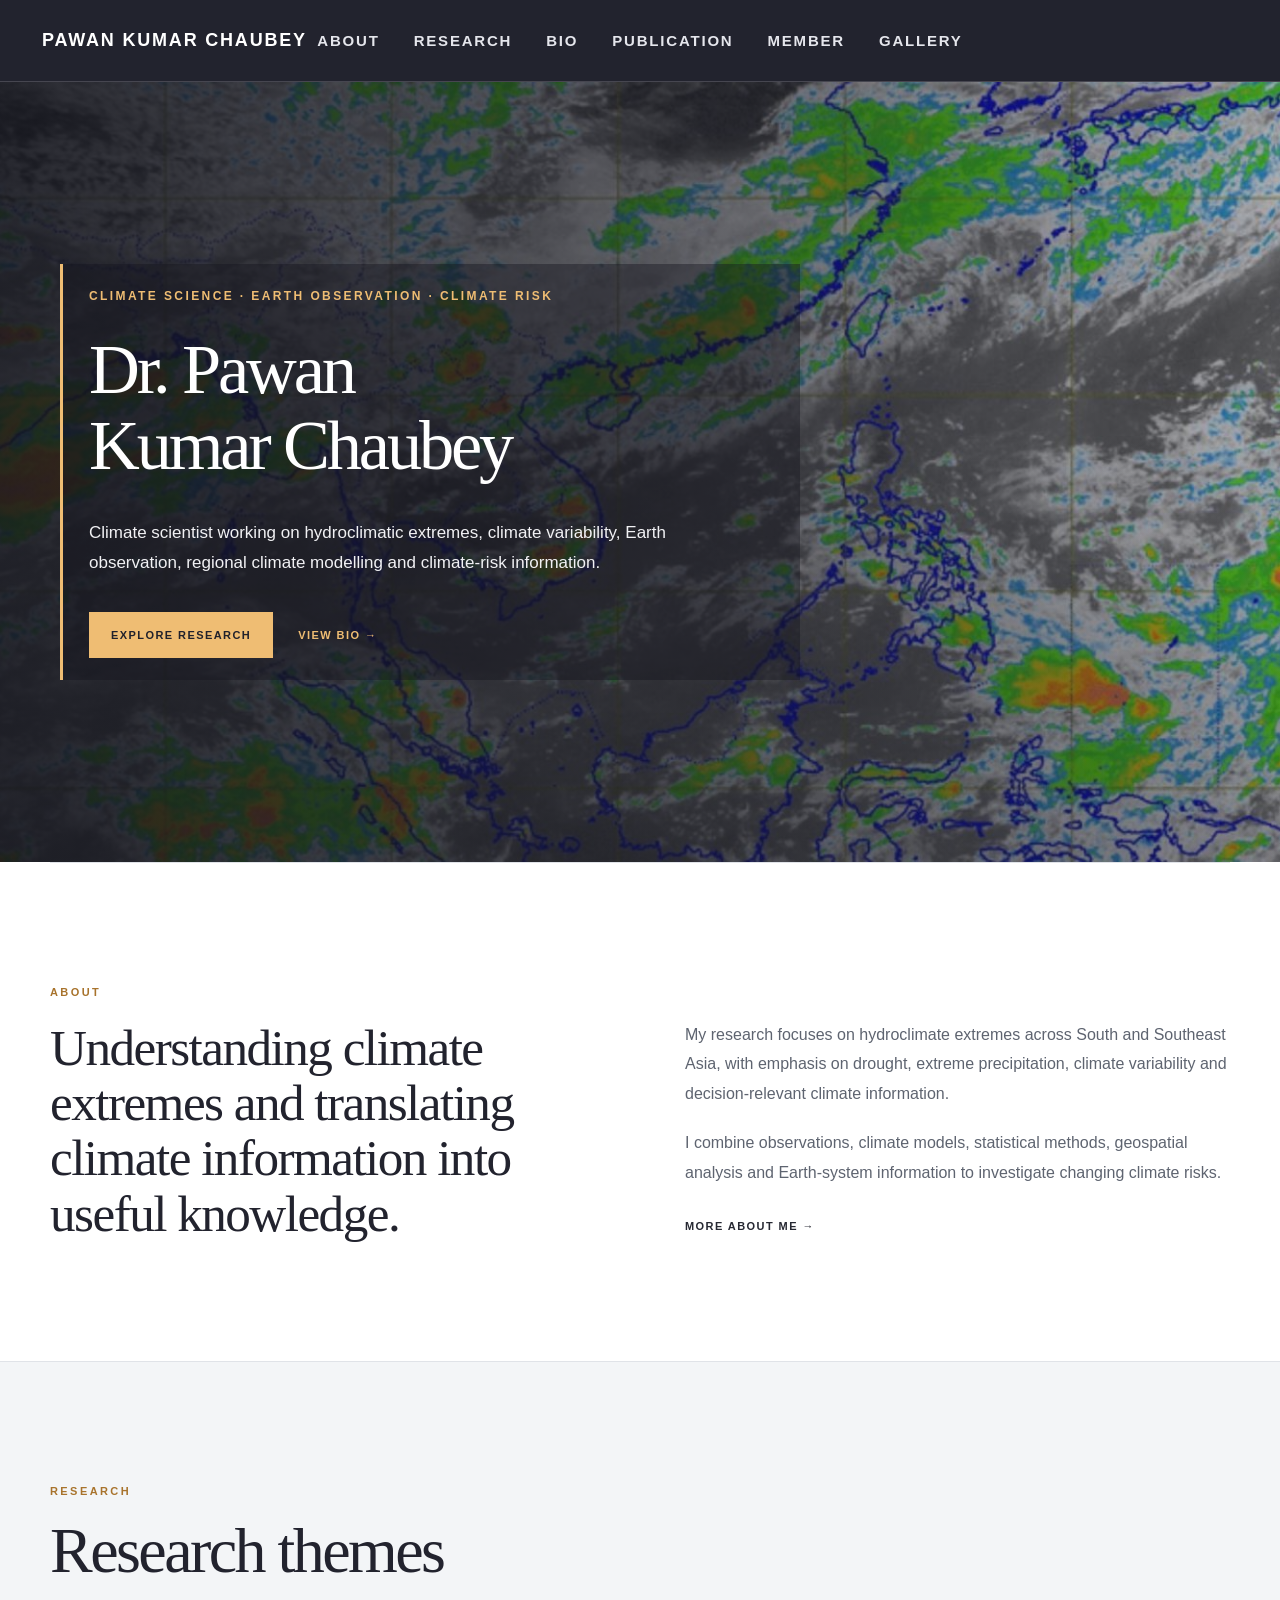
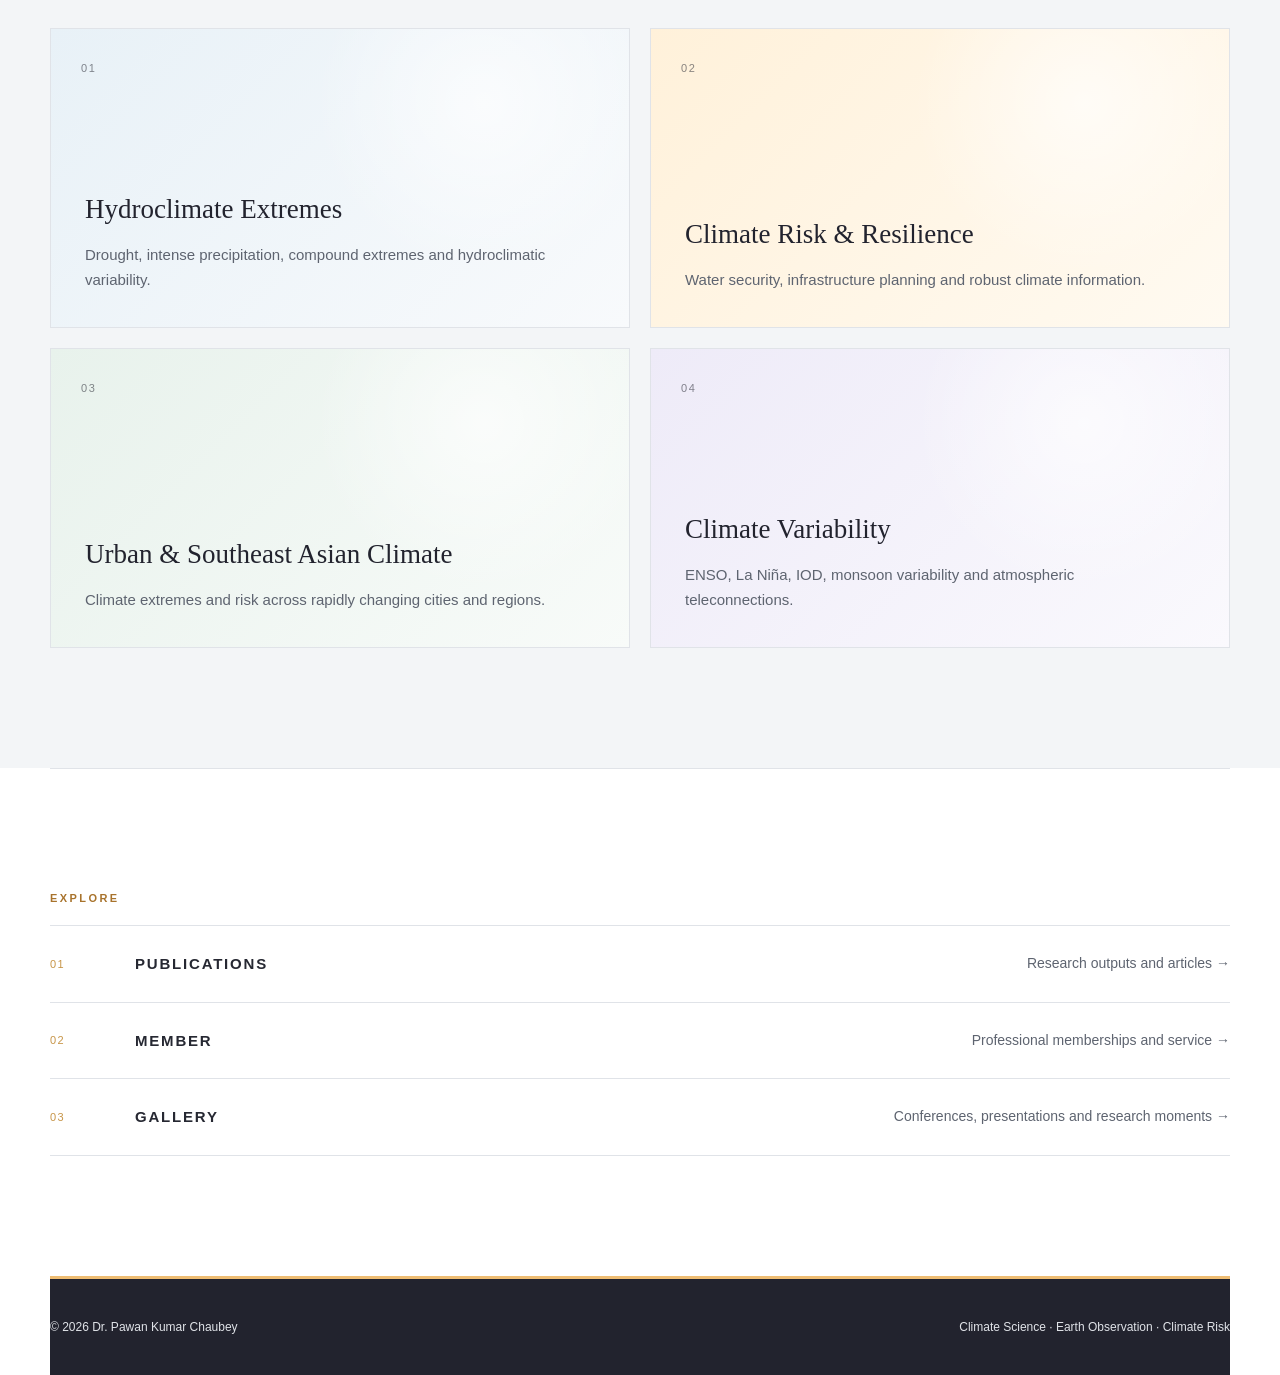
<file: index.html>
<!DOCTYPE html>
<html lang="en">

<head>

  <!-- =====================================================
       BASIC PAGE INFORMATION
       ===================================================== -->

  <meta charset="utf-8">

  <meta
    name="viewport"
    content="width=device-width, initial-scale=1"
  >

  <title>
    Dr. Pawan Kumar Chaubey
  </title>

  <meta
    name="description"
    content="Dr. Pawan Kumar Chaubey — Climate scientist working on hydroclimatic extremes, climate variability, Earth observation, regional climate modelling and climate-risk information."
  >

  <!-- Main website stylesheet -->

  <link
    rel="stylesheet"
    href="css/style.css"
  >
<link rel="stylesheet" href="css/theme.css">
</head>


<body>


<!-- =====================================================
     HEADER / NAVIGATION
     ===================================================== -->

<header class="site-header">


  <!-- =================================================
       WEBSITE NAME / HOME
       ================================================= -->

  <a
    class="brand"
    href="index.html"
  >
    PAWAN KUMAR CHAUBEY
  </a>


  <!-- =================================================
       MOBILE MENU BUTTON
       ================================================= -->

  <button
    class="menu-toggle"
    type="button"
    aria-label="Open menu"
  >
    ☰
  </button>


  <!-- =================================================
       MAIN NAVIGATION
       ================================================= -->

  <nav class="site-nav">


    <!-- ABOUT -->

    <a
      href="about.html"
    >
      ABOUT
    </a>


    <!-- RESEARCH -->

    <a
      href="research.html"
    >
      RESEARCH
    </a>


    <!-- BIO -->

    <a
      href="bio.html"
    >
      BIO
    </a>


    <!-- PUBLICATIONS -->

    <a
      href="publications.html"
    >
      PUBLICATION
    </a>


    <!-- MEMBER -->

    <a
      href="member.html"
    >
      MEMBER
    </a>


    <!-- GALLERY -->

    <a
      href="gallery.html"
    >
      GALLERY
    </a>


  </nav>

</header>



<!-- =====================================================
     MAIN HOME PAGE
     ===================================================== -->

<main>


  <!-- ===================================================
       HERO SECTION
       =================================================== -->

  <section class="hero page-width hero-slideshow">


<!-- ROTATING BACKGROUND IMAGES -->

<div class="hero-slides" aria-hidden="true">

  <div
    class="hero-slide is-active"
    style="background-image: url('assets/hero/1.jpeg');"
  ></div>

  <div
    class="hero-slide"
    style="background-image: url('assets/hero/2.jpeg');"
  ></div>

  <div
    class="hero-slide"
    style="background-image: url('assets/hero/3.jpeg');"
  ></div>

  <div
    class="hero-slide"
    style="background-image: url('assets/hero/4.jpeg');"
  ></div>

</div>


    

    <!-- =================================================
         HERO TEXT
         ================================================= -->

    <div class="hero-content">


      <!-- Small heading -->

      <p class="eyebrow">
        CLIMATE SCIENCE · EARTH OBSERVATION · CLIMATE RISK
      </p>


      <!-- Main name -->

      <h1>
        Dr. Pawan
        <br>
        Kumar Chaubey
      </h1>


      <!-- Main description -->

      <p class="lead">

        Climate scientist working on hydroclimatic extremes,
        climate variability, Earth observation, regional
        climate modelling and climate-risk information.

      </p>


      <!-- =================================================
           HERO BUTTONS
           ================================================= -->

      <div class="hero-links">


        <!-- Research button -->

        <a
          class="button"
          href="research.html"
        >
          EXPLORE RESEARCH
        </a>


        <!-- Bio link -->

        <a
          class="text-link"
          href="bio.html"
        >
          VIEW BIO →
        </a>


      </div>

    </div>



    <!-- =================================================
         HERO VISUAL
         ================================================= -->

    <div class="hero-mark">

      <div class="orbit"></div>

      <div class="orbit orbit-2"></div>

      <div class="earth-dot"></div>

    </div>


  </section>



  <!-- ===================================================
       ABOUT INTRODUCTION
       =================================================== -->

  <section class="intro page-width">


    <p class="section-kicker">
      ABOUT
    </p>


    <div class="two-column">


      <!-- Main statement -->

      <h2>

        Understanding climate extremes and translating
        climate information into useful knowledge.

      </h2>


      <!-- Supporting text -->

      <div class="body-copy">


        <p>

          My research focuses on hydroclimate extremes
          across South and Southeast Asia, with emphasis
          on drought, extreme precipitation, climate
          variability and decision-relevant climate
          information.

        </p>


        <p>

          I combine observations, climate models,
          statistical methods, geospatial analysis and
          Earth-system information to investigate
          changing climate risks.

        </p>


        <!-- About page link -->

        <a
          class="text-link"
          href="about.html"
        >
          MORE ABOUT ME →
        </a>


      </div>

    </div>

  </section>



  <!-- ===================================================
       RESEARCH THEMES
       =================================================== -->

  <section class="feature-section">


    <div class="page-width">


      <p class="section-kicker">
        RESEARCH
      </p>


      <h2 class="section-title">
        Research themes
      </h2>



      <!-- =================================================
           RESEARCH CARDS
           ================================================= -->

      <div class="card-grid">


        <!-- =================================================
             RESEARCH CARD 01
             ================================================= -->

        <a
          class="image-card theme-1"
          href="research.html#extremes"
        >

          <span>
            01
          </span>


          <h3>
            Hydroclimate Extremes
          </h3>


          <p>

            Drought, intense precipitation,
            compound extremes and hydroclimatic
            variability.

          </p>

        </a>



        <!-- =================================================
             RESEARCH CARD 02
             ================================================= -->

        <a
          class="image-card theme-2"
          href="research.html#risk"
        >

          <span>
            02
          </span>


          <h3>
            Climate Risk &amp; Resilience
          </h3>


          <p>

            Water security, infrastructure planning
            and robust climate information.

          </p>

        </a>



        <!-- =================================================
             RESEARCH CARD 03
             ================================================= -->

        <a
          class="image-card theme-3"
          href="research.html#urban"
        >

          <span>
            03
          </span>


          <h3>
            Urban &amp; Southeast Asian Climate
          </h3>


          <p>

            Climate extremes and risk across rapidly
            changing cities and regions.

          </p>

        </a>



        <!-- =================================================
             RESEARCH CARD 04
             ================================================= -->

        <a
          class="image-card theme-4"
          href="research.html#variability"
        >

          <span>
            04
          </span>


          <h3>
            Climate Variability
          </h3>


          <p>

            ENSO, La Niña, IOD, monsoon variability
            and atmospheric teleconnections.

          </p>

        </a>


      </div>

    </div>

  </section>



  <!-- ===================================================
       EXPLORE MORE
       =================================================== -->

  <section class="quick-links page-width">


    <p class="section-kicker">
      EXPLORE
    </p>


    <div class="link-list">


      <!-- PUBLICATIONS -->

      <a
        href="publications.html"
      >

        <span>
          01
        </span>

        <strong>
          PUBLICATIONS
        </strong>

        <em>
          Research outputs and articles →
        </em>

      </a>



      <!-- MEMBER -->

      <a
        href="member.html"
      >

        <span>
          02
        </span>

        <strong>
          MEMBER
        </strong>

        <em>
          Professional memberships and service →
        </em>

      </a>



      <!-- GALLERY -->

      <a
        href="gallery.html"
      >

        <span>
          03
        </span>

        <strong>
          GALLERY
        </strong>

        <em>
          Conferences, presentations and research moments →
        </em>

      </a>


    </div>

  </section>


</main>



<!-- =====================================================
     FOOTER
     ===================================================== -->

<footer class="site-footer">


  <span>
    © 2026 Dr. Pawan Kumar Chaubey
  </span>


  <span>
    Climate Science · Earth Observation · Climate Risk
  </span>


</footer>



<!-- =====================================================
     JAVASCRIPT
     ===================================================== -->

<script src="js/main.js"></script>
<script src="js/hero-slideshow.js"></script>

</body>

</html>
</file>
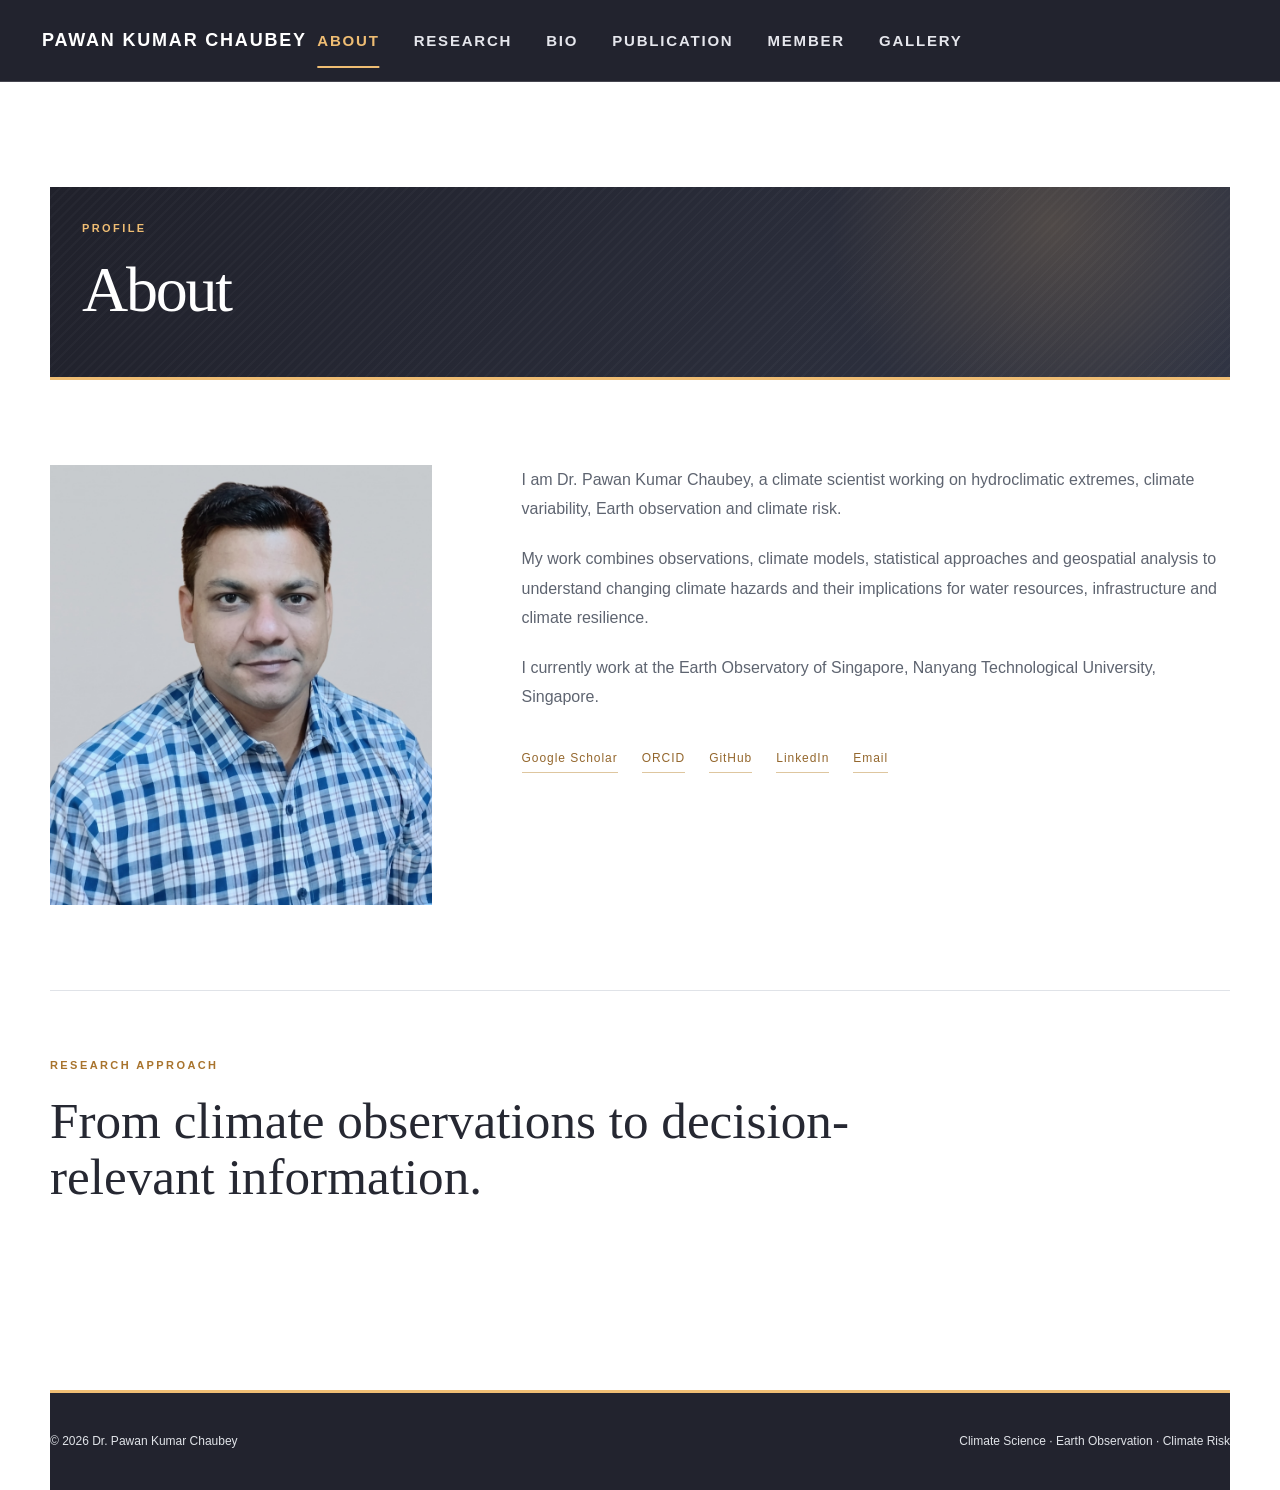
<file: about.html>
<!DOCTYPE html>
<html lang="en">

<head>

  <!-- =====================================================
       BASIC PAGE INFORMATION
       ===================================================== -->

  <meta charset="utf-8">

  <meta
    name="viewport"
    content="width=device-width, initial-scale=1"
  >

  <title>
    About | Dr. Pawan Kumar Chaubey
  </title>

  <meta
    name="description"
    content="About Dr. Pawan Kumar Chaubey, climate scientist and Research Fellow at Nanyang Technological University."
  >

  <!-- Main website stylesheet -->
  <link
    rel="stylesheet"
    href="css/style.css"
  >
<link rel="stylesheet" href="css/theme.css">
</head>


<body>


<!-- =====================================================
     HEADER / NAVIGATION
     ===================================================== -->

<header class="site-header">

  <!-- Website / Your Name -->

  <a
    class="brand"
    href="index.html"
  >
    PAWAN KUMAR CHAUBEY
  </a>


  <!-- Mobile menu button -->

  <button
    class="menu-toggle"
    type="button"
    aria-label="Open menu"
  >
    ☰
  </button>


  <!-- Main navigation -->

  <nav class="site-nav">

    <a
      class="active"
      href="about.html"
    >
      ABOUT
    </a>

    <a
      href="research.html"
    >
      RESEARCH
    </a>

    <a
      href="bio.html"
    >
      BIO
    </a>

    <a
      href="publications.html"
    >
      PUBLICATION
    </a>

    <a
      href="member.html"
    >
      MEMBER
    </a>

    <a
      href="gallery.html"
    >
      GALLERY
    </a>

  </nav>

</header>



<!-- =====================================================
     MAIN CONTENT
     ===================================================== -->

<main class="page-width inner-page">


  <!-- ===================================================
       PAGE TITLE
       =================================================== -->

  <section class="page-heading">

    <p class="section-kicker">
      PROFILE
    </p>

    <h1>
      About
    </h1>

  </section>



  <!-- ===================================================
       ABOUT CONTENT
       =================================================== -->

  <section class="about-layout">


    <!-- =================================================
         YOUR PHOTO
         ================================================= -->

<div class="portrait-placeholder">

  <img
    src="assets/gallery/pawan-photo.jpg"
    alt="Dr. Pawan Kumar Chaubey"
  >

</div>


    <!-- =================================================
         BIOGRAPHY TEXT
         ================================================= -->

    <div class="body-copy">


      <!-- INTRODUCTION -->

      <p>

        I am Dr. Pawan Kumar Chaubey, a climate scientist
        working on hydroclimatic extremes, climate variability,
        Earth observation and climate risk.

      </p>


      <!-- RESEARCH APPROACH -->

      <p>

        My work combines observations, climate models,
        statistical approaches and geospatial analysis to
        understand changing climate hazards and their
        implications for water resources, infrastructure
        and climate resilience.

      </p>


      <!-- CURRENT POSITION -->

      <p>

        I currently work at the Earth Observatory of Singapore,
        Nanyang Technological University, Singapore.

      </p>



      <!-- =================================================
           PROFESSIONAL LINKS
           ================================================= -->

      <div class="contact-links">


        <!-- Google Scholar -->

        <a
          href="#"
          target="_blank"
          rel="noopener"
        >
          Google Scholar
        </a>


        <!-- ORCID -->

        <a
          href="#"
          target="_blank"
          rel="noopener"
        >
          ORCID
        </a>


        <!-- GitHub -->

        <a
          href="#"
          target="_blank"
          rel="noopener"
        >
          GitHub
        </a>


        <!-- LinkedIn -->

        <a
          href="#"
          target="_blank"
          rel="noopener"
        >
          LinkedIn
        </a>


        <!-- Email -->

        <a
          href="mailto:YOUR_EMAIL@example.com"
        >
          Email
        </a>


      </div>

    </div>

  </section>



  <!-- ===================================================
       RESEARCH APPROACH
       =================================================== -->

  <section class="callout">


    <p class="section-kicker">
      RESEARCH APPROACH
    </p>


    <h2>
      From climate observations to
      decision-relevant information.
    </h2>


  </section>



  <!-- ===================================================
       OPTIONAL — RESEARCH INTERESTS
       
       You can add this section later if you want.
       =================================================== -->

  <!--

  <section class="callout">

    <p class="section-kicker">
      RESEARCH INTERESTS
    </p>

    <h2>
      Hydroclimate extremes · Climate variability ·
      Earth observation · Climate modelling ·
      Climate risk
    </h2>

  </section>

  -->


</main>



<!-- =====================================================
     FOOTER
     ===================================================== -->

<footer class="site-footer">


  <span>
    © 2026 Dr. Pawan Kumar Chaubey
  </span>


  <span>
    Climate Science · Earth Observation · Climate Risk
  </span>


</footer>



<!-- Main JavaScript -->

<script src="js/main.js"></script>


</body>

</html>
</file>
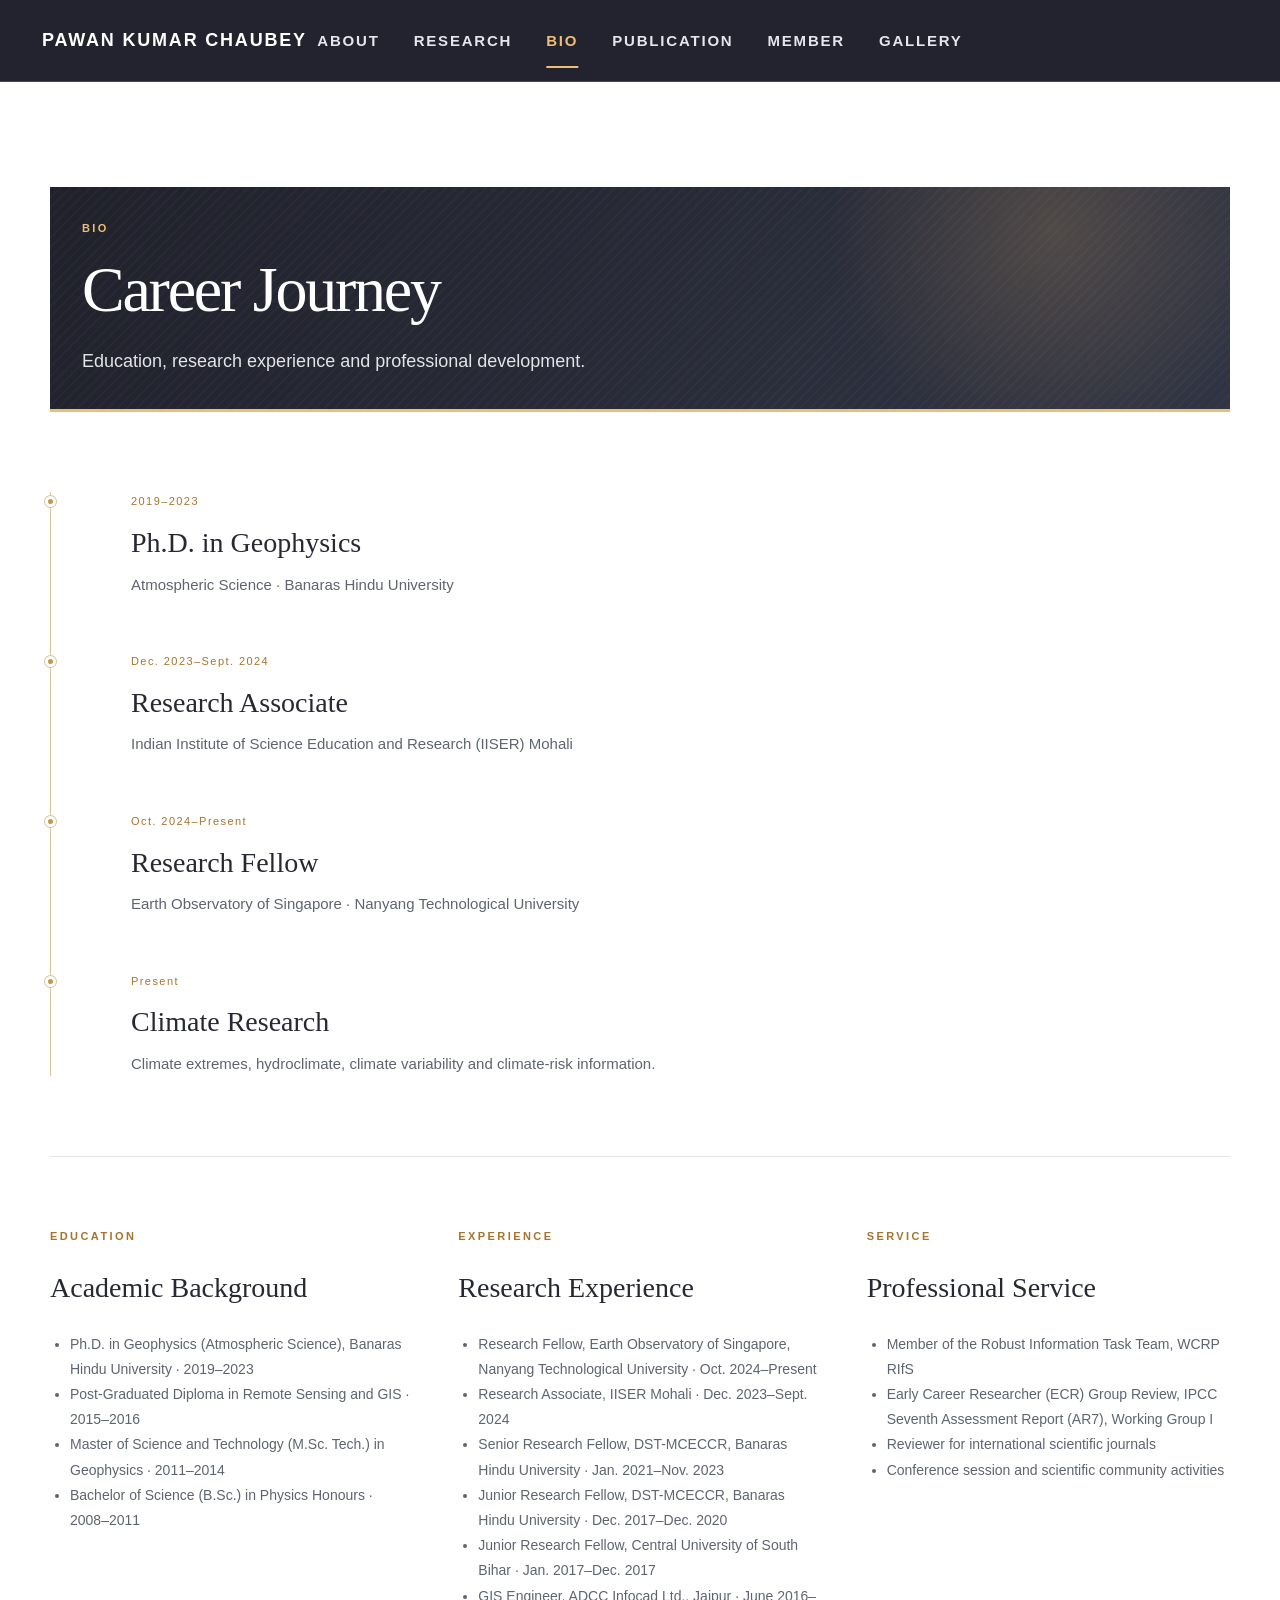
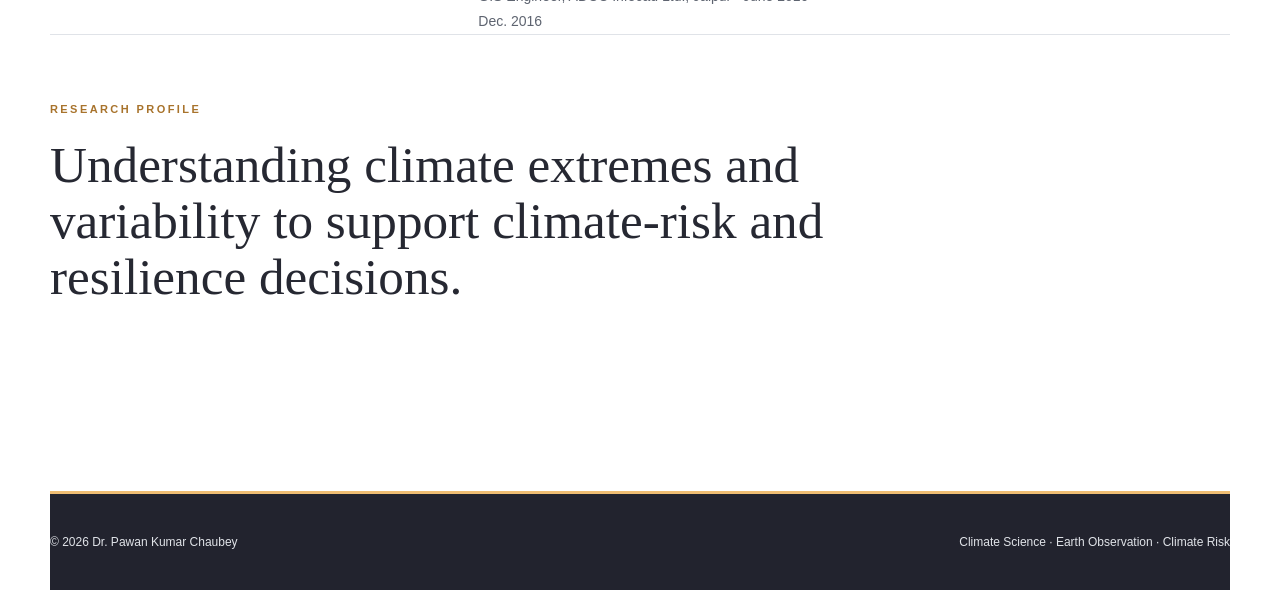
<file: bio.html>
<!DOCTYPE html>
<html lang="en">

<head>

  <!-- =====================================================
       BASIC PAGE INFORMATION
       ===================================================== -->

  <meta charset="utf-8">

  <meta
    name="viewport"
    content="width=device-width, initial-scale=1"
  >

  <title>
    Bio | Dr. Pawan Kumar Chaubey
  </title>

  <meta
    name="description"
    content="Career journey, education, research experience and professional service of Dr. Pawan Kumar Chaubey."
  >

  <!-- Main website stylesheet -->

  <link
    rel="stylesheet"
    href="css/style.css"
  >
<link rel="stylesheet" href="css/theme.css">
</head>


<body>


<!-- =====================================================
     HEADER / NAVIGATION
     ===================================================== -->

<header class="site-header">


  <!-- Your name / Home -->

  <a
    class="brand"
    href="index.html"
  >
    PAWAN KUMAR CHAUBEY
  </a>


  <!-- Mobile menu button -->

  <button
    class="menu-toggle"
    type="button"
    aria-label="Open menu"
  >
    ☰
  </button>


  <!-- Main navigation -->

  <nav class="site-nav">


    <!-- ABOUT -->

    <a
      href="about.html"
    >
      ABOUT
    </a>


    <!-- RESEARCH -->

    <a
      href="research.html"
    >
      RESEARCH
    </a>


    <!-- BIO -->

    <a
      class="active"
      href="bio.html"
    >
      BIO
    </a>


    <!-- PUBLICATIONS -->

    <a
      href="publications.html"
    >
      PUBLICATION
    </a>


    <!-- MEMBER -->

    <a
      href="member.html"
    >
      MEMBER
    </a>


    <!-- GALLERY -->

    <a
      href="gallery.html"
    >
      GALLERY
    </a>


  </nav>

</header>



<!-- =====================================================
     MAIN CONTENT
     ===================================================== -->

<main class="page-width inner-page">


  <!-- ===================================================
       PAGE HEADING
       =================================================== -->

  <section class="page-heading">


    <p class="section-kicker">
      BIO
    </p>


    <h1>
      Career Journey
    </h1>


    <p class="page-subtitle">

      Education, research experience and professional development.

    </p>


  </section>



  <!-- ===================================================
       CAREER TIMELINE
       =================================================== -->

  <section class="timeline">


    <!-- =================================================
         PhD
         ================================================= -->

    <div class="timeline-item">

      <span class="dot"></span>

      <small>
        2019–2023
      </small>

      <h3>
        Ph.D. in Geophysics
      </h3>

      <p>
        Atmospheric Science · Banaras Hindu University
      </p>

    </div>



    <!-- =================================================
         IISER MOHALI
         ================================================= -->

    <div class="timeline-item">

      <span class="dot"></span>

      <small>
        Dec. 2023–Sept. 2024
      </small>

      <h3>
        Research Associate
      </h3>

      <p>
        Indian Institute of Science Education and Research (IISER) Mohali
      </p>

    </div>



    <!-- =================================================
         NTU
         ================================================= -->

    <div class="timeline-item">

      <span class="dot"></span>

      <small>
        Oct. 2024–Present
      </small>

      <h3>
        Research Fellow
      </h3>

      <p>
        Earth Observatory of Singapore · Nanyang Technological University
      </p>

    </div>



    <!-- =================================================
         CURRENT RESEARCH
         ================================================= -->

    <div class="timeline-item">

      <span class="dot"></span>

      <small>
        Present
      </small>

      <h3>
        Climate Research
      </h3>

      <p>
        Climate extremes, hydroclimate, climate variability
        and climate-risk information.
      </p>

    </div>


  </section>



  <!-- ===================================================
       THREE INFORMATION SECTIONS
       =================================================== -->

  <section class="bio-sections">


    <!-- =================================================
         EDUCATION
         ================================================= -->

    <div>

      <p class="section-kicker">
        EDUCATION
      </p>


      <h2>
        Academic Background
      </h2>


      <ul>

        <li>
          Ph.D. in Geophysics (Atmospheric Science),
          Banaras Hindu University · 2019–2023
        </li>

        <li>
          Post-Graduated Diploma in Remote Sensing and GIS
          · 2015–2016
        </li>

        <li>
          Master of Science and Technology (M.Sc. Tech.)
          in Geophysics · 2011–2014
        </li>

        <li>
          Bachelor of Science (B.Sc.) in Physics Honours
          · 2008–2011
        </li>

      </ul>

    </div>



    <!-- =================================================
         EXPERIENCE
         ================================================= -->

    <div>

      <p class="section-kicker">
        EXPERIENCE
      </p>


      <h2>
        Research Experience
      </h2>


      <ul>

        <li>
          Research Fellow, Earth Observatory of Singapore,
          Nanyang Technological University · Oct. 2024–Present
        </li>

        <li>
          Research Associate, IISER Mohali
          · Dec. 2023–Sept. 2024
        </li>

        <li>
          Senior Research Fellow, DST-MCECCR,
          Banaras Hindu University · Jan. 2021–Nov. 2023
        </li>

        <li>
          Junior Research Fellow, DST-MCECCR,
          Banaras Hindu University · Dec. 2017–Dec. 2020
        </li>

        <li>
          Junior Research Fellow, Central University of
          South Bihar · Jan. 2017–Dec. 2017
        </li>

        <li>
          GIS Engineer, ADCC Infocad Ltd., Jaipur
          · June 2016–Dec. 2016
        </li>

      </ul>

    </div>



    <!-- =================================================
         SERVICE
         ================================================= -->

    <div>

      <p class="section-kicker">
        SERVICE
      </p>


      <h2>
        Professional Service
      </h2>


      <ul>

        <li>
          Member of the Robust Information Task Team,
          WCRP RIfS
        </li>

        <li>
          Early Career Researcher (ECR) Group Review,
          IPCC Seventh Assessment Report (AR7), Working Group I
        </li>

        <li>
          Reviewer for international scientific journals
        </li>

        <li>
          Conference session and scientific community activities
        </li>

      </ul>

    </div>


  </section>



  <!-- ===================================================
       RESEARCH PROFILE
       =================================================== -->

  <section class="callout">


    <p class="section-kicker">
      RESEARCH PROFILE
    </p>


    <h2>

      Understanding climate extremes and variability
      to support climate-risk and resilience decisions.

    </h2>


  </section>



</main>



<!-- =====================================================
     FOOTER
     ===================================================== -->

<footer class="site-footer">


  <span>
    © 2026 Dr. Pawan Kumar Chaubey
  </span>


  <span>
    Climate Science · Earth Observation · Climate Risk
  </span>


</footer>



<!-- =====================================================
     JAVASCRIPT
     ===================================================== -->

<script src="js/main.js"></script>


</body>

</html>
</file>
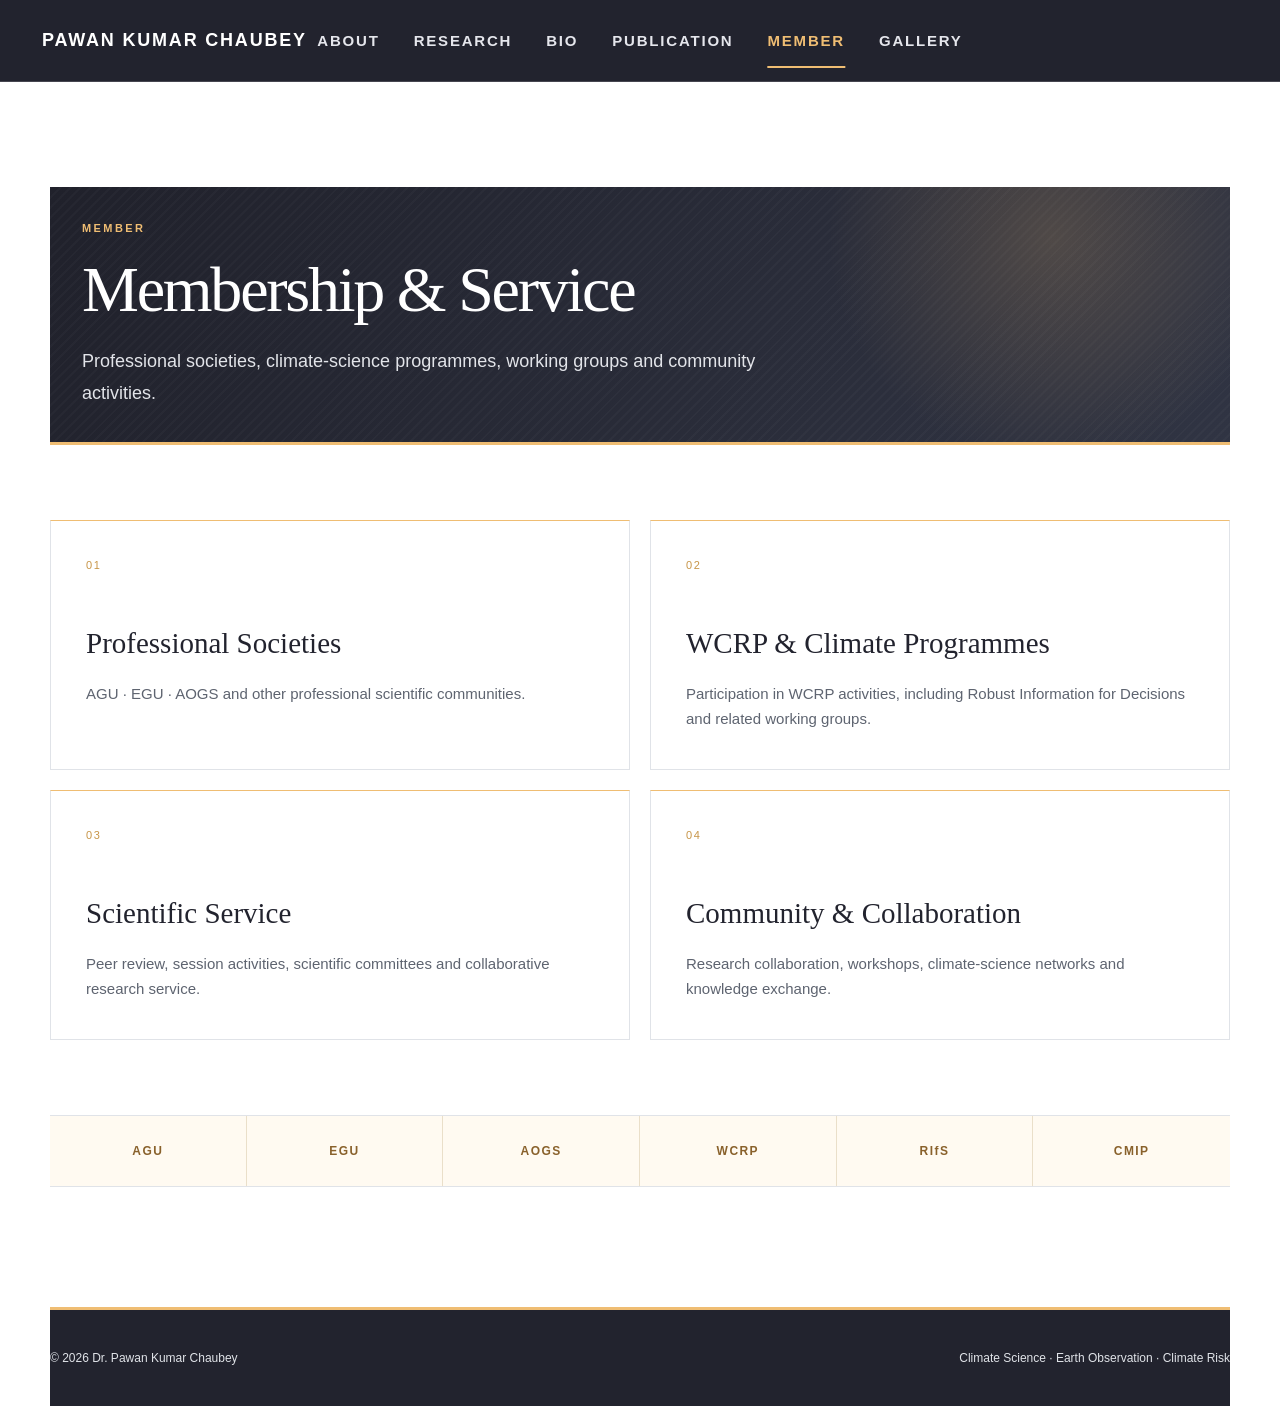
<file: member.html>
<!DOCTYPE html>
<html lang="en">

<head>

  <!-- =====================================================
       BASIC PAGE INFORMATION
       ===================================================== -->

  <meta charset="utf-8">

  <meta
    name="viewport"
    content="width=device-width, initial-scale=1"
  >

  <title>
    Member | Dr. Pawan Kumar Chaubey
  </title>

  <meta
    name="description"
    content="Professional memberships, scientific service, climate programmes and research activities of Dr. Pawan Kumar Chaubey."
  >

  <!-- Main website stylesheet -->

  <link
    rel="stylesheet"
    href="css/style.css"
  >
<link rel="stylesheet" href="css/theme.css">
</head>


<body>


<!-- =====================================================
     HEADER / NAVIGATION
     ===================================================== -->

<header class="site-header">


  <!-- Your name / Home -->

  <a
    class="brand"
    href="index.html"
  >
    PAWAN KUMAR CHAUBEY
  </a>


  <!-- Mobile menu button -->

  <button
    class="menu-toggle"
    type="button"
    aria-label="Open menu"
  >
    ☰
  </button>


  <!-- Main navigation -->

  <nav class="site-nav">


    <!-- ABOUT -->

    <a
      href="about.html"
    >
      ABOUT
    </a>


    <!-- RESEARCH -->

    <a
      href="research.html"
    >
      RESEARCH
    </a>


    <!-- BIO -->

    <a
      href="bio.html"
    >
      BIO
    </a>


    <!-- PUBLICATIONS -->

    <a
      href="publications.html"
    >
      PUBLICATION
    </a>


    <!-- MEMBER -->

    <a
      class="active"
      href="member.html"
    >
      MEMBER
    </a>


    <!-- GALLERY -->

    <a
      href="gallery.html"
    >
      GALLERY
    </a>


  </nav>

</header>



<!-- =====================================================
     MAIN CONTENT
     ===================================================== -->

<main class="page-width inner-page">


  <!-- ===================================================
       PAGE HEADING
       =================================================== -->

  <section class="page-heading">


    <p class="section-kicker">
      MEMBER
    </p>


    <h1>
      Membership &amp; Service
    </h1>


    <p class="page-subtitle">

      Professional societies, climate-science programmes,
      working groups and community activities.

    </p>


  </section>



  <!-- ===================================================
       MEMBERSHIP / SERVICE CARDS
       =================================================== -->

  <section class="member-grid">


    <!-- =================================================
         MEMBER 01
         ================================================= -->

    <article>


      <span>
        01
      </span>


      <h2>
        Professional Societies
      </h2>


      <p>

        AGU · EGU · AOGS and other professional
        scientific communities.

      </p>


    </article>



    <!-- =================================================
         MEMBER 02
         ================================================= -->

    <article>


      <span>
        02
      </span>


      <h2>
        WCRP &amp; Climate Programmes
      </h2>


      <p>

        Participation in WCRP activities, including
        Robust Information for Decisions and related
        working groups.

      </p>


    </article>



    <!-- =================================================
         MEMBER 03
         ================================================= -->

    <article>


      <span>
        03
      </span>


      <h2>
        Scientific Service
      </h2>


      <p>

        Peer review, session activities, scientific
        committees and collaborative research service.

      </p>


    </article>



    <!-- =================================================
         MEMBER 04
         ================================================= -->

    <article>


      <span>
        04
      </span>


      <h2>
        Community &amp; Collaboration
      </h2>


      <p>

        Research collaboration, workshops,
        climate-science networks and knowledge exchange.

      </p>


    </article>


  </section>



  <!-- ===================================================
       ORGANIZATIONS / NETWORKS
       =================================================== -->

  <section class="logos-strip">


    <div>
      AGU
    </div>


    <div>
      EGU
    </div>


    <div>
      AOGS
    </div>


    <div>
      WCRP
    </div>


    <div>
      RIfS
    </div>


    <div>
      CMIP
    </div>


  </section>



  <!-- ===================================================
       OPTIONAL SERVICE DETAILS
       
       You can add more information here later.
       =================================================== -->

  <!--

  <section class="callout">

    <p class="section-kicker">
      SCIENTIFIC SERVICE
    </p>

    <h2>
      Reviewer · Session Chair ·
      Working Group Member · Conference Service
    </h2>

  </section>

  -->


</main>



<!-- =====================================================
     FOOTER
     ===================================================== -->

<footer class="site-footer">


  <span>
    © 2026 Dr. Pawan Kumar Chaubey
  </span>


  <span>
    Climate Science · Earth Observation · Climate Risk
  </span>


</footer>



<!-- =====================================================
     JAVASCRIPT
     ===================================================== -->

<script src="js/main.js"></script>


</body>

</html>
</file>
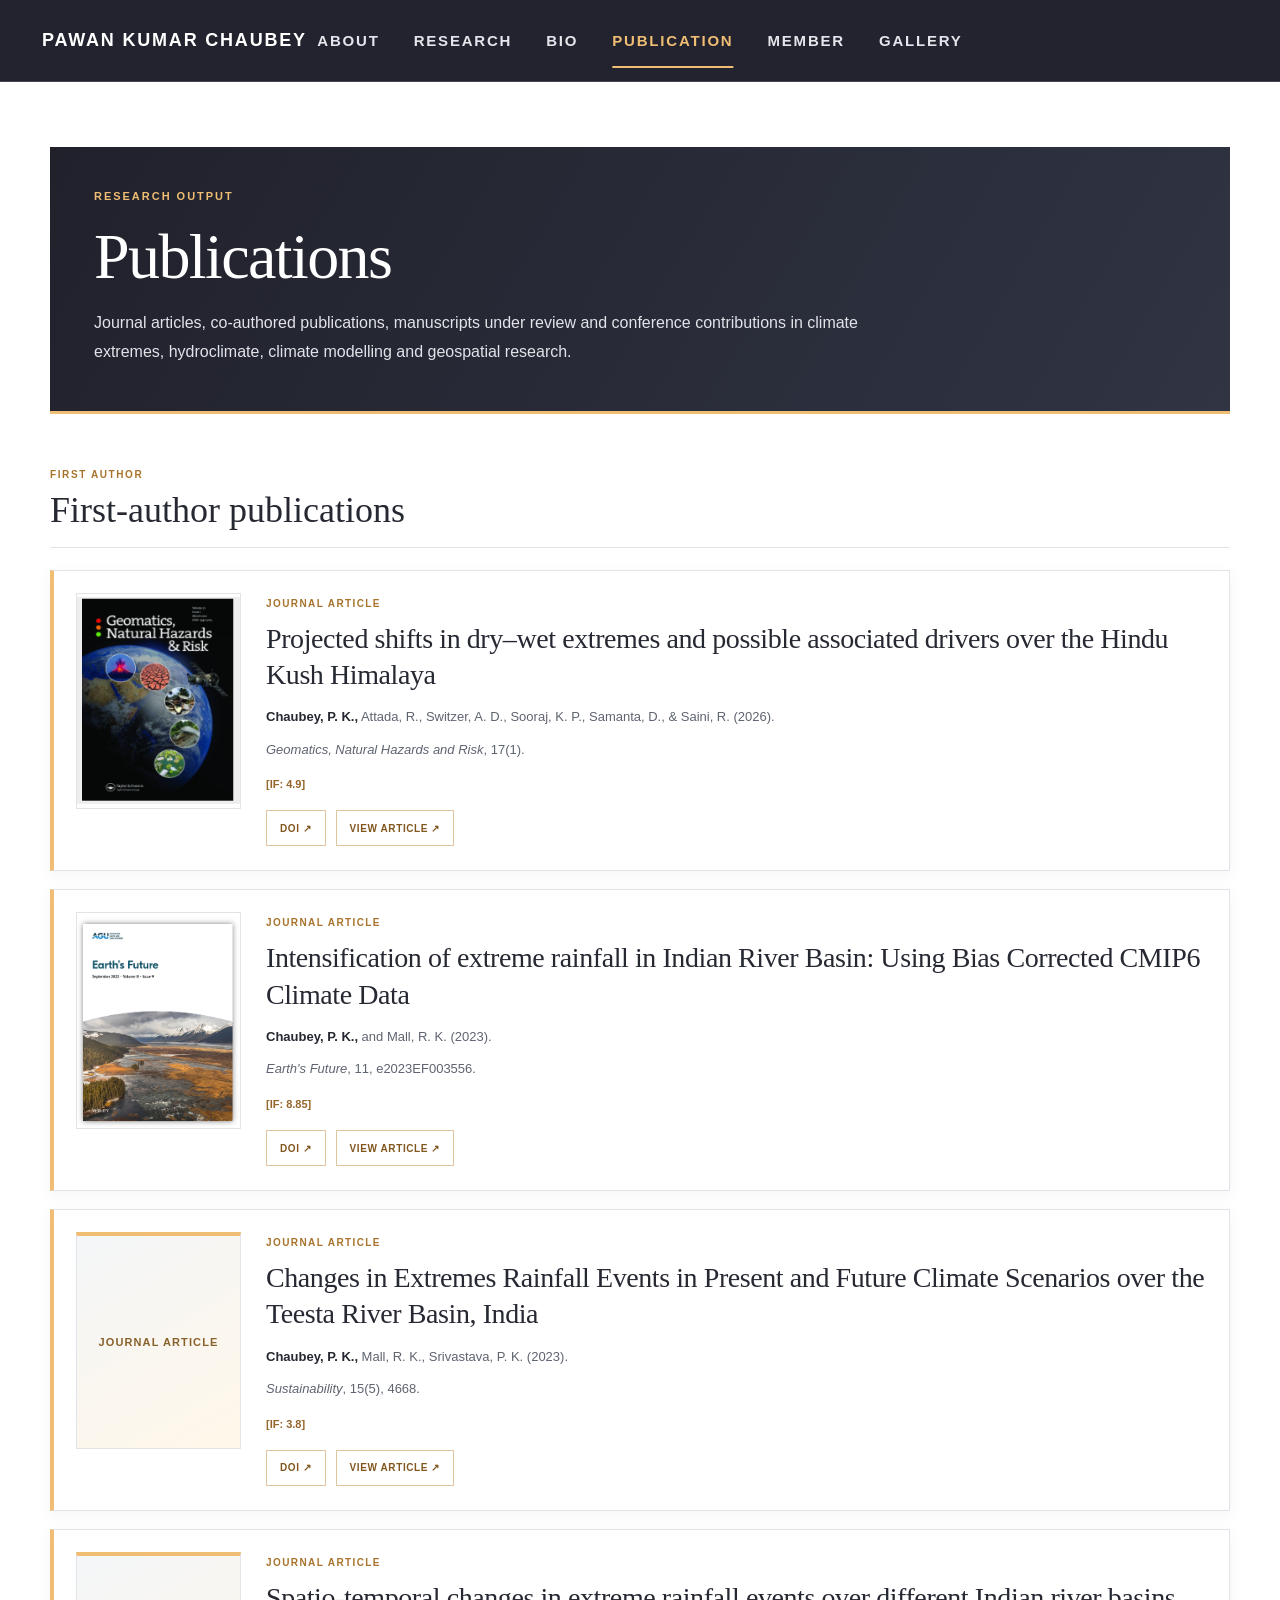
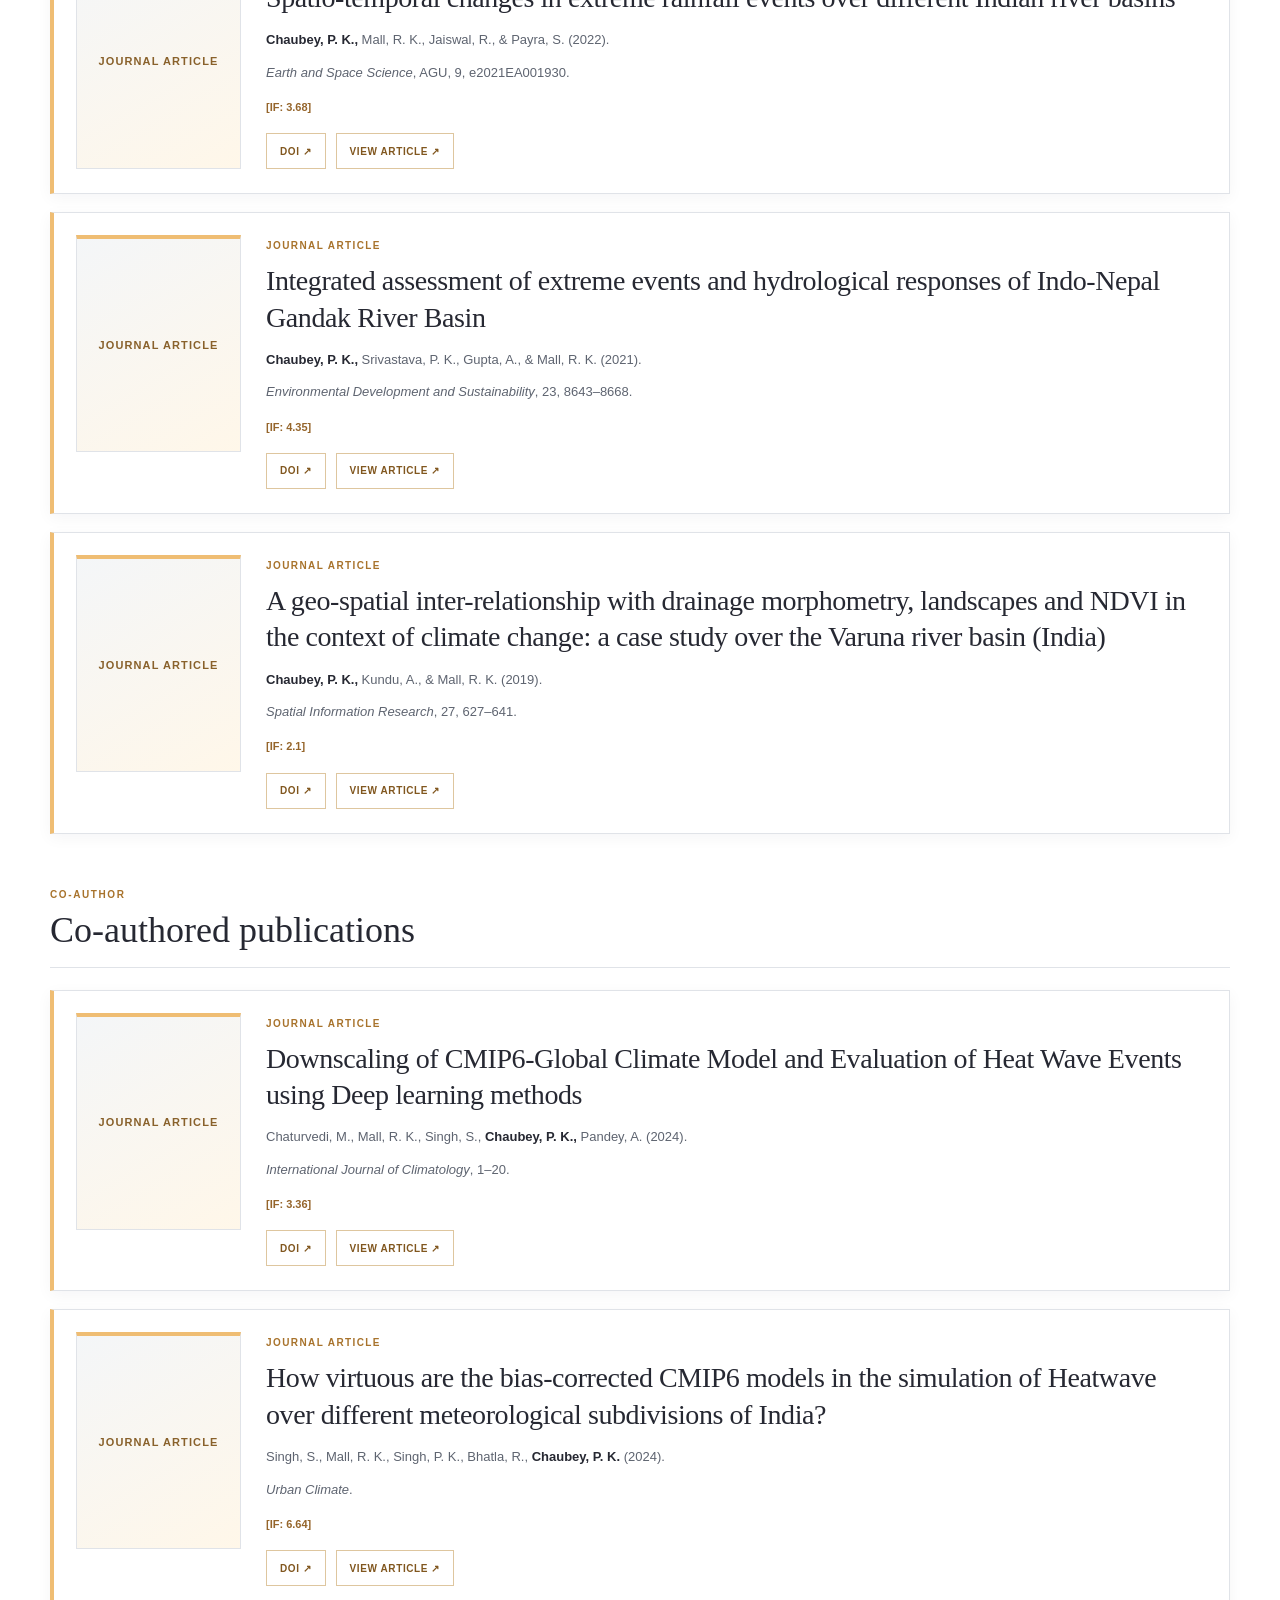
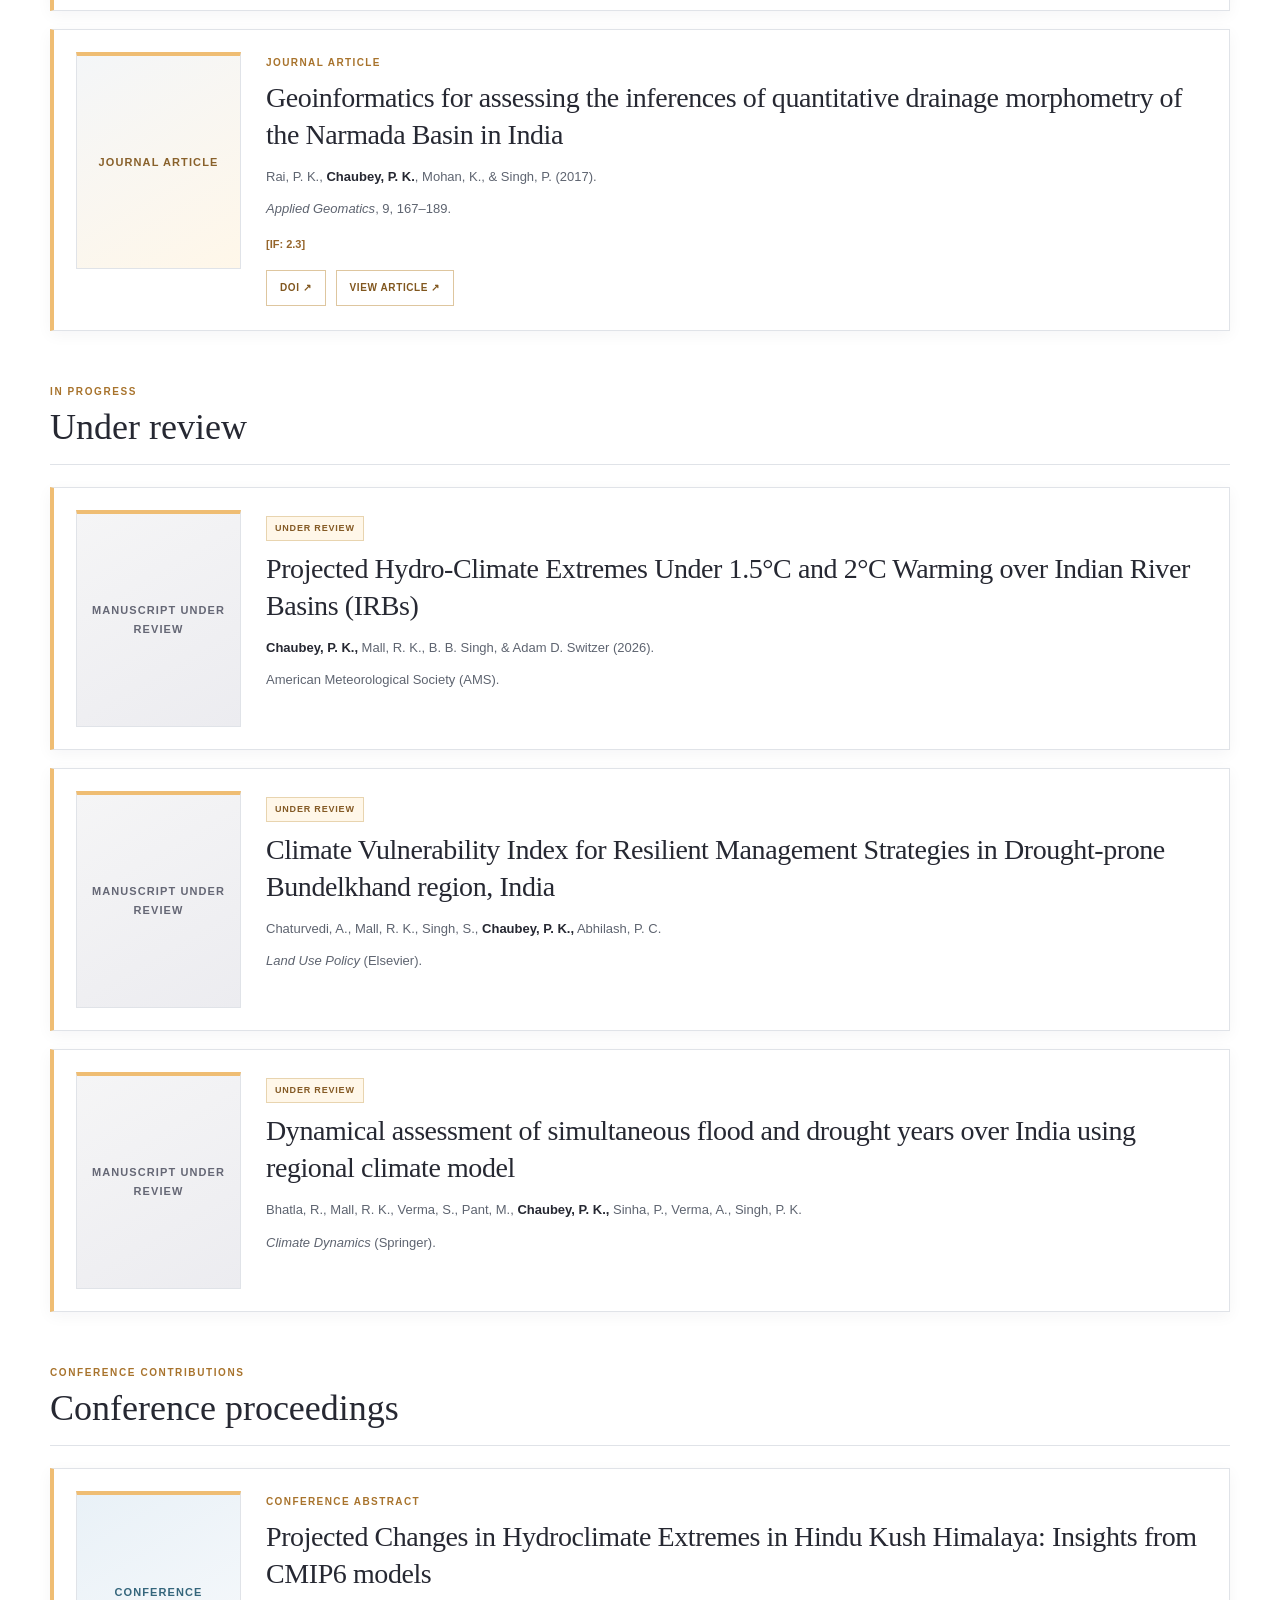
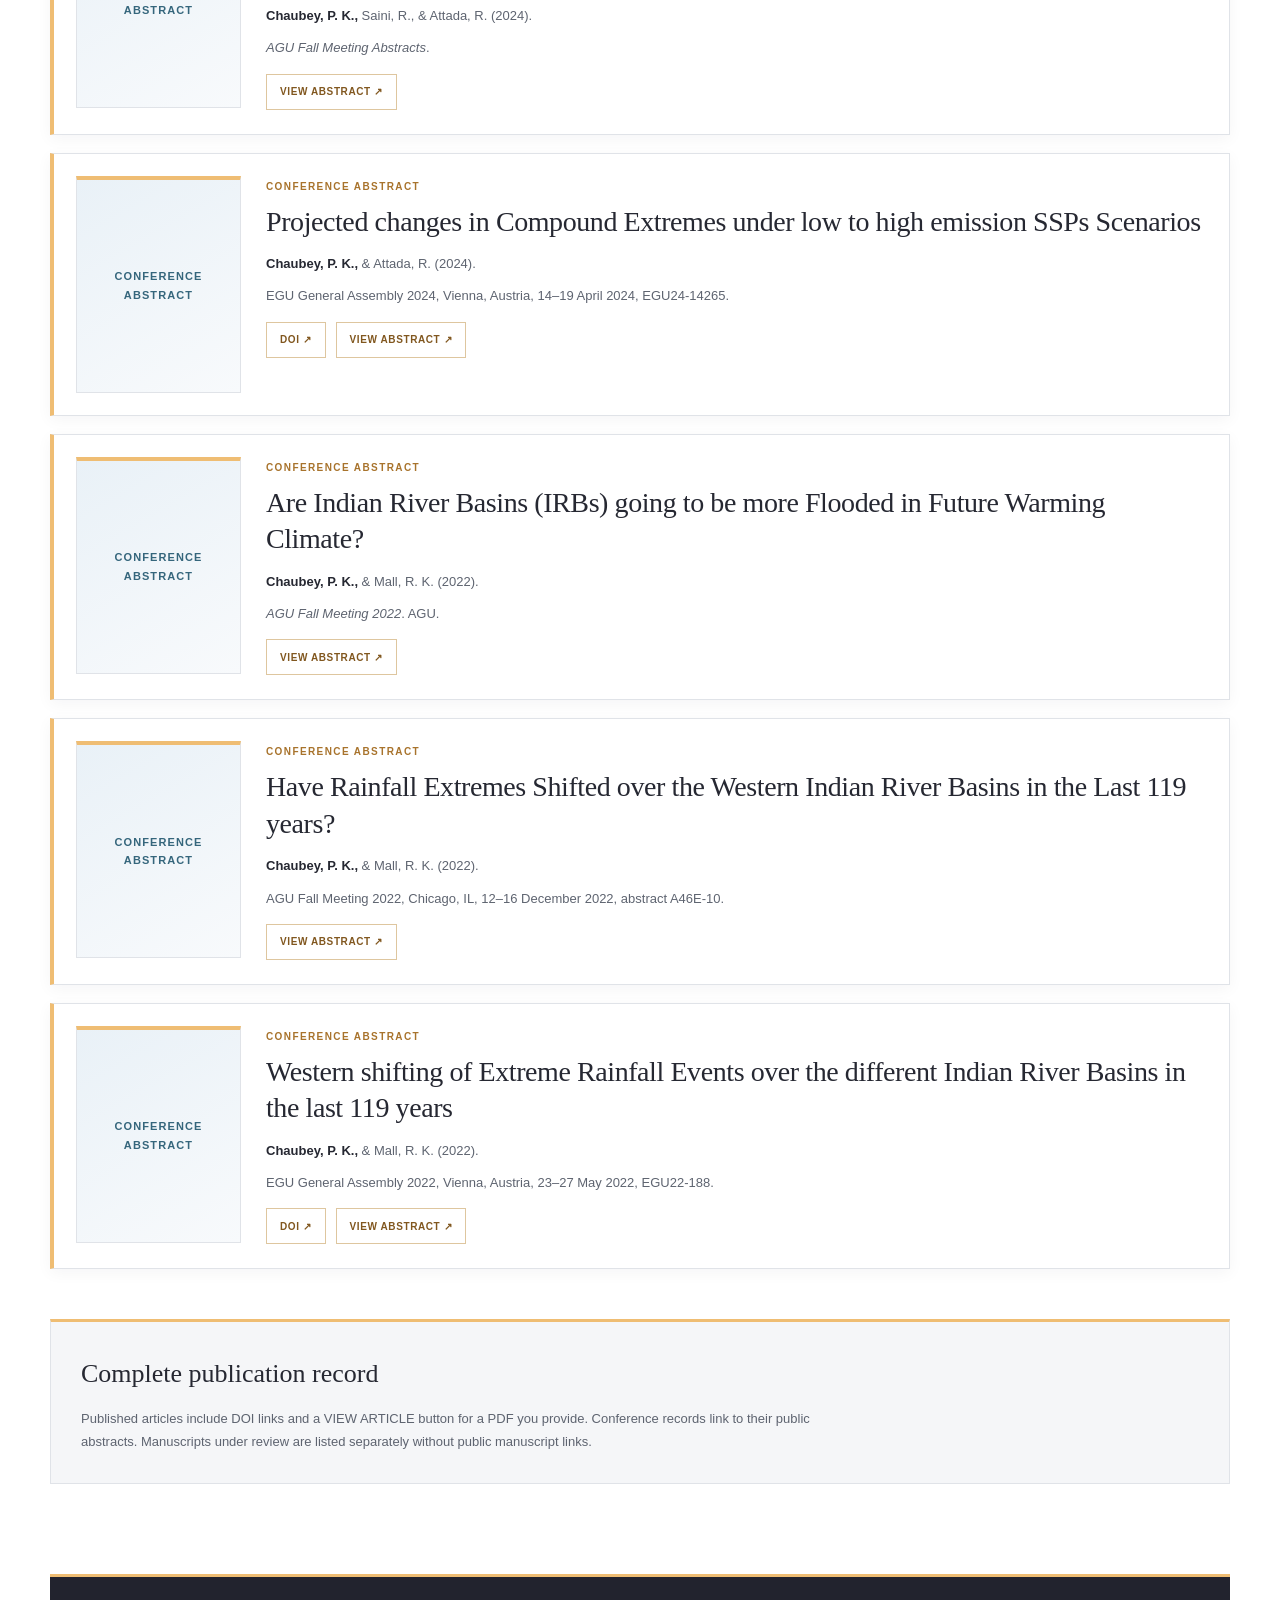
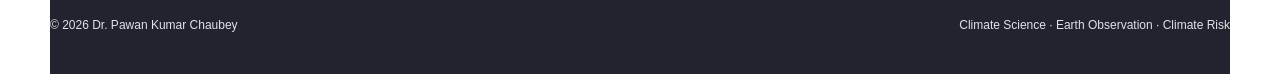
<file: publications.html>
<!DOCTYPE html>
<html lang="en">

<head>

  <meta charset="utf-8">

  <meta
    name="viewport"
    content="width=device-width, initial-scale=1"
  >

  <title>Publications | Dr. Pawan Kumar Chaubey</title>

  <meta
    name="description"
    content="Journal articles, co-authored papers, manuscripts under review and conference proceedings by Dr. Pawan Kumar Chaubey."
  >

  <link rel="stylesheet" href="css/style.css">
  <link rel="stylesheet" href="css/theme.css">


  <!-- =====================================================
       PUBLICATION PAGE STYLES
       ===================================================== -->

  <style>

    .pub-main {
      width: min(1180px, calc(100% - 48px));
      margin: 0 auto;
      padding: 65px 0 90px;
    }

    /* Main title banner */

    .pub-main .pub-intro {
      width: 100%;
      max-width: none;
      box-sizing: border-box;
      margin: 0;
      padding: 40px 44px 44px;
      background: linear-gradient(120deg, #20212b, #303443);
      border: 0;
      border-bottom: 3px solid #efbd73;
    }

    .pub-main .pub-intro .pub-kicker {
      margin: 0 0 15px;
      color: #efbd73;
      font-size: 11px;
      font-weight: 700;
      letter-spacing: 0.18em;
      text-transform: uppercase;
    }

    .pub-main .pub-intro h1 {
      margin: 0 0 18px;
      color: #ffffff;
      font-family: Georgia, "Times New Roman", serif;
      font-size: clamp(42px, 5vw, 64px);
      font-weight: 400;
      line-height: 1.08;
      letter-spacing: -0.025em;
    }

    .pub-main .pub-intro p {
      max-width: 800px;
      margin: 0;
      color: #e2e4e9;
      font-size: 16px;
      line-height: 1.8;
    }

    /* Category headings */

    .pub-category {
      margin-top: 52px;
    }

    .pub-category-heading {
      margin-bottom: 22px;
      padding-bottom: 14px;
      border-bottom: 1px solid #e0e3e8;
    }

    .pub-category-heading .pub-kicker {
      margin: 0 0 5px;
      color: #a8732c;
      font-size: 10px;
      font-weight: 700;
      letter-spacing: 0.16em;
      text-transform: uppercase;
    }

    .pub-category-heading h2 {
      margin: 0;
      color: #262832;
      font-family: Georgia, "Times New Roman", serif;
      font-size: clamp(27px, 3vw, 36px);
      font-weight: 400;
      line-height: 1.25;
    }

    /* Publication cards */

    .pub-list {
      display: grid;
      gap: 18px;
    }

    .pub-main .pub-card {
      display: grid;
      grid-template-columns: 165px minmax(0, 1fr);
      align-items: start;
      gap: 25px;
      margin: 0;
      padding: 22px;
      background: #ffffff;
      border: 1px solid #e0e3e8;
      border-left: 4px solid #efbd73;
      box-shadow: 0 4px 15px rgba(32, 33, 43, 0.045);
    }

    /* Text-only publications get a matching visual tile */

    .pub-main .pub-card-text-only {
      display: grid;
      grid-template-columns: 165px minmax(0, 1fr);
    }

    .pub-main .pub-card-text-only::before {
      content: "JOURNAL ARTICLE";
      display: flex;
      align-items: center;
      justify-content: center;
      box-sizing: border-box;
      width: 100%;
      min-height: 210px;
      padding: 14px;
      aspect-ratio: 0.76;
      border: 1px solid #e0e3e8;
      border-top: 4px solid #efbd73;
      background: linear-gradient(150deg, #f4f6f8, #fff7e9);
      color: #89612b;
      font-size: 11px;
      font-weight: 700;
      letter-spacing: 0.1em;
      line-height: 1.7;
      text-align: center;
    }

    .pub-main .pub-review::before {
      content: "MANUSCRIPT UNDER REVIEW";
      background: linear-gradient(150deg, #f5f5f6, #ececf0);
      color: #656775;
    }

    .pub-main .pub-conference::before {
      content: "CONFERENCE ABSTRACT";
      background: linear-gradient(150deg, #e9f1f7, #f8fafc);
      color: #35667c;
    }

    .pub-card-content {
      min-width: 0;
      padding: 2px 0;
    }

    /* Journal cover images */

    .pub-cover-link {
      display: block;
      width: 100%;
      overflow: hidden;
      background: #ffffff;
      border: 1px solid #e0e3e8;
    }

    .pub-cover {
      display: block;
      width: 100%;
      height: auto;
      aspect-ratio: 0.76;
      object-fit: contain;
      background: #ffffff;
      transition: transform 0.3s ease;
    }

    .pub-cover-link:hover .pub-cover {
      transform: scale(1.025);
    }

    /* Paper details */

    .pub-type {
      margin: 0 0 9px;
      color: #a8732c;
      font-size: 10px;
      font-weight: 700;
      letter-spacing: 0.14em;
      text-transform: uppercase;
    }

    .pub-card h3 {
      margin: 0 0 12px;
      color: #262832;
      font-family: Georgia, "Times New Roman", serif;
      font-size: clamp(21px, 2.3vw, 28px);
      font-weight: 400;
      line-height: 1.3;
      letter-spacing: -0.015em;
    }

    .pub-authors {
      margin: 0 0 9px;
      color: #5e6470;
      font-size: 13px;
      line-height: 1.8;
    }

    .pub-authors strong {
      color: #262832;
      font-weight: 700;
    }

    .pub-journal {
      margin: 0 0 8px;
      color: #5e6470;
      font-size: 13px;
      line-height: 1.8;
    }

    .pub-impact {
      display: inline-block;
      margin-top: 5px;
      color: #95652b;
      font-size: 11px;
      font-weight: 700;
    }

    /* DOI and VIEW ARTICLE buttons in one row */

    .pub-links {
      display: flex;
      flex-wrap: wrap;
      align-items: center;
      gap: 10px;
      margin-top: 14px;
    }

    .pub-main .pub-links a {
      display: inline-flex;
      align-items: center;
      justify-content: center;
      min-height: 36px;
      padding: 8px 13px;
      border: 1px solid #dec69f;
      color: #81571f;
      background: #ffffff;
      font-size: 10px;
      font-weight: 700;
      letter-spacing: 0.06em;
      text-decoration: none;
      white-space: nowrap;
      transition: all 0.2s ease;
    }

    .pub-main .pub-links a:hover {
      background: #20212b;
      color: #ffffff;
      border-color: #20212b;
    }

    /* Manuscripts under review */

    .pub-status {
      display: inline-block;
      margin-bottom: 10px;
      padding: 4px 8px;
      border: 1px solid #e8d4af;
      background: #fff7e9;
      color: #845a25;
      font-size: 9px;
      font-weight: 700;
      letter-spacing: 0.09em;
      text-transform: uppercase;
    }

    /* Closing note */

    .pub-note {
      margin-top: 50px;
      padding: 30px;
      background: #f5f6f8;
      border: 1px solid #e0e3e8;
      border-top: 3px solid #efbd73;
    }

    .pub-note h2 {
      margin: 0 0 10px;
      color: #262832;
      font-family: Georgia, "Times New Roman", serif;
      font-size: 26px;
      font-weight: 400;
    }

    .pub-note p {
      max-width: 760px;
      margin: 0;
      color: #5e6470;
      font-size: 13px;
      line-height: 1.8;
    }

    /* Tablet */

    @media (max-width: 800px) {

      .pub-main {
        width: calc(100% - 36px);
        padding: 45px 0 65px;
      }

      .pub-main .pub-intro {
        padding: 32px 26px 35px;
      }

      .pub-main .pub-card,
      .pub-main .pub-card-text-only {
        grid-template-columns: 125px minmax(0, 1fr);
        gap: 18px;
        padding: 17px;
      }

      .pub-main .pub-card-text-only::before {
        min-height: 175px;
      }

    }

    /* Mobile */

    @media (max-width: 560px) {

      .pub-main {
        width: calc(100% - 28px);
        padding: 30px 0 50px;
      }

      .pub-main .pub-intro {
        padding: 26px 19px 28px;
      }

      .pub-main .pub-intro h1 {
        font-size: 40px;
      }

      .pub-main .pub-intro p {
        font-size: 14px;
      }

      .pub-category {
        margin-top: 38px;
      }

      .pub-category-heading h2 {
        font-size: 28px;
      }

      .pub-main .pub-card,
      .pub-main .pub-card-text-only {
        grid-template-columns: 1fr;
        gap: 17px;
        padding: 17px;
      }

      .pub-cover-link {
        width: min(190px, 100%);
      }

      .pub-main .pub-card-text-only::before {
        width: min(190px, 100%);
        min-height: 0;
        aspect-ratio: 0.76;
      }

      .pub-card h3 {
        font-size: 23px;
      }

      .pub-note {
        padding: 23px 19px;
      }

    }

  </style>

</head>


<body>


<!-- =====================================================
     HEADER / NAVIGATION
     ===================================================== -->

<header class="site-header">

  <a class="brand" href="index.html">
    PAWAN KUMAR CHAUBEY
  </a>

  <button
    class="menu-toggle"
    type="button"
    aria-label="Open menu"
  >
    ☰
  </button>

  <nav class="site-nav">
    <a href="about.html">ABOUT</a>
    <a href="research.html">RESEARCH</a>
    <a href="bio.html">BIO</a>
    <a class="active" href="publications.html">PUBLICATION</a>
    <a href="member.html">MEMBER</a>
    <a href="gallery.html">GALLERY</a>
  </nav>

</header>



<!-- =====================================================
     PUBLICATIONS
     ===================================================== -->

<main class="pub-main">


  <!-- PAGE INTRODUCTION -->

  <section class="pub-intro">

    <div class="pub-kicker">
      RESEARCH OUTPUT
    </div>

    <h1>Publications</h1>

    <p>
      Journal articles, co-authored publications, manuscripts
      under review and conference contributions in climate
      extremes, hydroclimate, climate modelling and geospatial
      research.
    </p>

  </section>



  <!-- =====================================================
       FIRST-AUTHOR PUBLICATIONS
       ===================================================== -->

  <section class="pub-category">

    <div class="pub-category-heading">
      <p class="pub-kicker">FIRST AUTHOR</p>
      <h2>First-author publications</h2>
    </div>

    <div class="pub-list">


      <!-- FIRST AUTHOR 1: 2026 -->

      <article class="pub-card">

        <a
          class="pub-cover-link"
          href="https://doi.org/10.1080/19475705.2026.2692760"
          target="_blank"
          rel="noopener noreferrer"
          aria-label="Open 2026 journal article"
        >
          <img
            class="pub-cover"
            src="assets/geomatics-natural-hazards-cover.png"
            alt="Geomatics, Natural Hazards and Risk journal cover"
            loading="lazy"
          >
        </a>

        <div class="pub-card-content">

          <div class="pub-type">JOURNAL ARTICLE</div>

          <h3>
            Projected shifts in dry–wet extremes and possible
            associated drivers over the Hindu Kush Himalaya
          </h3>

          <p class="pub-authors">
            <strong>Chaubey, P. K.,</strong>
            Attada, R., Switzer, A. D., Sooraj, K. P.,
            Samanta, D., &amp; Saini, R. (2026).
          </p>

          <p class="pub-journal">
            <em>Geomatics, Natural Hazards and Risk</em>, 17(1).
          </p>

          <span class="pub-impact">[IF: 4.9]</span>

          <div class="pub-links">
            <a href="https://doi.org/10.1080/19475705.2026.2692760"
               target="_blank" rel="noopener noreferrer">DOI ↗</a>
            <a href="assets/publications/chaubey-2026-hkh.pdf"
               target="_blank" rel="noopener noreferrer">VIEW ARTICLE ↗</a>
          </div>

        </div>

      </article>



      <!-- FIRST AUTHOR 2: 2023 -->

      <article class="pub-card">

        <a
          class="pub-cover-link"
          href="https://doi.org/10.1029/2023EF003556"
          target="_blank"
          rel="noopener noreferrer"
          aria-label="Open Earth's Future article"
        >
          <img
            class="pub-cover"
            src="assets/earths-future-cover.png"
            alt="Earth's Future journal cover"
            loading="lazy"
          >
        </a>

        <div class="pub-card-content">

          <div class="pub-type">JOURNAL ARTICLE</div>

          <h3>
            Intensification of extreme rainfall in Indian River Basin:
            Using Bias Corrected CMIP6 Climate Data
          </h3>

          <p class="pub-authors">
            <strong>Chaubey, P. K.,</strong> and Mall, R. K. (2023).
          </p>

          <p class="pub-journal">
            <em>Earth's Future</em>, 11, e2023EF003556.
          </p>

          <span class="pub-impact">[IF: 8.85]</span>

          <div class="pub-links">
            <a href="https://doi.org/10.1029/2023EF003556"
               target="_blank" rel="noopener noreferrer">DOI ↗</a>
            <a href="assets/publications/chaubey-2023-earths-future.pdf"
               target="_blank" rel="noopener noreferrer">VIEW ARTICLE ↗</a>
          </div>

        </div>

      </article>



      <!-- FIRST AUTHOR 3: 2023 -->

      <article class="pub-card pub-card-text-only">

        <div class="pub-card-content">

          <div class="pub-type">JOURNAL ARTICLE</div>

          <h3>
            Changes in Extremes Rainfall Events in Present and Future
            Climate Scenarios over the Teesta River Basin, India
          </h3>

          <p class="pub-authors">
            <strong>Chaubey, P. K.,</strong>
            Mall, R. K., Srivastava, P. K. (2023).
          </p>

          <p class="pub-journal">
            <em>Sustainability</em>, 15(5), 4668.
          </p>

          <span class="pub-impact">[IF: 3.8]</span>

          <div class="pub-links">
            <a href="https://doi.org/10.3390/su15054668"
               target="_blank" rel="noopener noreferrer">DOI ↗</a>
            <a href="assets/publications/chaubey-2023-teesta-sustainability.pdf"
               target="_blank" rel="noopener noreferrer">VIEW ARTICLE ↗</a>
          </div>

        </div>

      </article>



      <!-- FIRST AUTHOR 4: 2022 -->

      <article class="pub-card pub-card-text-only">

        <div class="pub-card-content">

          <div class="pub-type">JOURNAL ARTICLE</div>

          <h3>
            Spatio-temporal changes in extreme rainfall events
            over different Indian river basins
          </h3>

          <p class="pub-authors">
            <strong>Chaubey, P. K.,</strong>
            Mall, R. K., Jaiswal, R., &amp; Payra, S. (2022).
          </p>

          <p class="pub-journal">
            <em>Earth and Space Science</em>, AGU,
            9, e2021EA001930.
          </p>

          <span class="pub-impact">[IF: 3.68]</span>

          <div class="pub-links">
            <a href="https://doi.org/10.1029/2021EA001930"
               target="_blank" rel="noopener noreferrer">DOI ↗</a>
            <a href="assets/publications/chaubey-2022-indian-river-basins.pdf"
               target="_blank" rel="noopener noreferrer">VIEW ARTICLE ↗</a>
          </div>

        </div>

      </article>



      <!-- FIRST AUTHOR 5: 2021 -->

      <article class="pub-card pub-card-text-only">

        <div class="pub-card-content">

          <div class="pub-type">JOURNAL ARTICLE</div>

          <h3>
            Integrated assessment of extreme events and hydrological
            responses of Indo-Nepal Gandak River Basin
          </h3>

          <p class="pub-authors">
            <strong>Chaubey, P. K.,</strong>
            Srivastava, P. K., Gupta, A., &amp; Mall, R. K. (2021).
          </p>

          <p class="pub-journal">
            <em>Environmental Development and Sustainability</em>,
            23, 8643–8668.
          </p>

          <span class="pub-impact">[IF: 4.35]</span>

          <div class="pub-links">
            <a href="https://doi.org/10.1007/s10668-020-00986-6"
               target="_blank" rel="noopener noreferrer">DOI ↗</a>
            <a href="assets/publications/chaubey-2021-gandak-basin.pdf"
               target="_blank" rel="noopener noreferrer">VIEW ARTICLE ↗</a>
          </div>

        </div>

      </article>



      <!-- FIRST AUTHOR 6: 2019 -->

      <article class="pub-card pub-card-text-only">

        <div class="pub-card-content">

          <div class="pub-type">JOURNAL ARTICLE</div>

          <h3>
            A geo-spatial inter-relationship with drainage morphometry,
            landscapes and NDVI in the context of climate change:
            a case study over the Varuna river basin (India)
          </h3>

          <p class="pub-authors">
            <strong>Chaubey, P. K.,</strong>
            Kundu, A., &amp; Mall, R. K. (2019).
          </p>

          <p class="pub-journal">
            <em>Spatial Information Research</em>, 27, 627–641.
          </p>

          <span class="pub-impact">[IF: 2.1]</span>

          <div class="pub-links">
            <a href="https://doi.org/10.1007/s41324-019-00264-2"
               target="_blank" rel="noopener noreferrer">DOI ↗</a>
            <a href="assets/publications/chaubey-2019-varuna-basin.pdf"
               target="_blank" rel="noopener noreferrer">VIEW ARTICLE ↗</a>
          </div>

        </div>

      </article>


    </div>

  </section>



  <!-- =====================================================
       CO-AUTHORED PUBLICATIONS
       ===================================================== -->

  <section class="pub-category">

    <div class="pub-category-heading">
      <p class="pub-kicker">CO-AUTHOR</p>
      <h2>Co-authored publications</h2>
    </div>

    <div class="pub-list">


      <!-- CO-AUTHOR 1: 2024 -->

      <article class="pub-card pub-card-text-only">

        <div class="pub-card-content">

          <div class="pub-type">JOURNAL ARTICLE</div>

          <h3>
            Downscaling of CMIP6-Global Climate Model and Evaluation
            of Heat Wave Events using Deep learning methods
          </h3>

          <p class="pub-authors">
            Chaturvedi, M., Mall, R. K., Singh, S.,
            <strong>Chaubey, P. K.,</strong> Pandey, A. (2024).
          </p>

          <p class="pub-journal">
            <em>International Journal of Climatology</em>, 1–20.
          </p>

          <span class="pub-impact">[IF: 3.36]</span>

          <div class="pub-links">
            <a href="https://doi.org/10.1002/joc.8366"
               target="_blank" rel="noopener noreferrer">DOI ↗</a>
            <a href="assets/publications/chaturvedi-2024-downscaling-cmip6-heatwaves.pdf"
               target="_blank" rel="noopener noreferrer">VIEW ARTICLE ↗</a>
          </div>

        </div>

      </article>



      <!-- CO-AUTHOR 2: 2024 -->

      <article class="pub-card pub-card-text-only">

        <div class="pub-card-content">

          <div class="pub-type">JOURNAL ARTICLE</div>

          <h3>
            How virtuous are the bias-corrected CMIP6 models in the
            simulation of Heatwave over different meteorological
            subdivisions of India?
          </h3>

          <p class="pub-authors">
            Singh, S., Mall, R. K., Singh, P. K., Bhatla, R.,
            <strong>Chaubey, P. K.</strong> (2024).
          </p>

          <p class="pub-journal">
            <em>Urban Climate</em>.
          </p>

          <span class="pub-impact">[IF: 6.64]</span>

          <div class="pub-links">
            <a href="https://doi.org/10.1016/j.uclim.2024.101936"
               target="_blank" rel="noopener noreferrer">DOI ↗</a>
            <a href="assets/publications/singh-2024-cmip6-heatwaves-urban-climate.pdf"
               target="_blank" rel="noopener noreferrer">VIEW ARTICLE ↗</a>
          </div>

        </div>

      </article>



      <!-- CO-AUTHOR 3: 2017 -->

      <article class="pub-card pub-card-text-only">

        <div class="pub-card-content">

          <div class="pub-type">JOURNAL ARTICLE</div>

          <h3>
            Geoinformatics for assessing the inferences of quantitative
            drainage morphometry of the Narmada Basin in India
          </h3>

          <p class="pub-authors">
            Rai, P. K., <strong>Chaubey, P. K.</strong>,
            Mohan, K., &amp; Singh, P. (2017).
          </p>

          <p class="pub-journal">
            <em>Applied Geomatics</em>, 9, 167–189.
          </p>

          <span class="pub-impact">[IF: 2.3]</span>

          <div class="pub-links">
            <a href="https://doi.org/10.1007/s12518-017-0191-1"
               target="_blank" rel="noopener noreferrer">DOI ↗</a>
            <a href="assets/publications/rai-2017-narmada-morphometry.pdf"
               target="_blank" rel="noopener noreferrer">VIEW ARTICLE ↗</a>
          </div>

        </div>

      </article>


    </div>

  </section>



  <!-- =====================================================
       MANUSCRIPTS UNDER REVIEW
       ===================================================== -->

  <section class="pub-category">

    <div class="pub-category-heading">
      <p class="pub-kicker">IN PROGRESS</p>
      <h2>Under review</h2>
    </div>

    <div class="pub-list">


      <!-- UNDER REVIEW 1 -->

      <article class="pub-card pub-card-text-only pub-review">

        <div class="pub-card-content">

          <span class="pub-status">Under review</span>

          <h3>
            Projected Hydro-Climate Extremes Under 1.5°C and 2°C
            Warming over Indian River Basins (IRBs)
          </h3>

          <p class="pub-authors">
            <strong>Chaubey, P. K.,</strong>
            Mall, R. K., B. B. Singh, &amp; Adam D. Switzer (2026).
          </p>

          <p class="pub-journal">
            American Meteorological Society (AMS).
          </p>

        </div>

      </article>



      <!-- UNDER REVIEW 2 -->

      <article class="pub-card pub-card-text-only pub-review">

        <div class="pub-card-content">

          <span class="pub-status">Under review</span>

          <h3>
            Climate Vulnerability Index for Resilient Management
            Strategies in Drought-prone Bundelkhand region, India
          </h3>

          <p class="pub-authors">
            Chaturvedi, A., Mall, R. K., Singh, S.,
            <strong>Chaubey, P. K.,</strong> Abhilash, P. C.
          </p>

          <p class="pub-journal">
            <em>Land Use Policy</em> (Elsevier).
          </p>

        </div>

      </article>



      <!-- UNDER REVIEW 3 -->

      <article class="pub-card pub-card-text-only pub-review">

        <div class="pub-card-content">

          <span class="pub-status">Under review</span>

          <h3>
            Dynamical assessment of simultaneous flood and drought
            years over India using regional climate model
          </h3>

          <p class="pub-authors">
            Bhatla, R., Mall, R. K., Verma, S., Pant, M.,
            <strong>Chaubey, P. K.,</strong> Sinha, P., Verma, A.,
            Singh, P. K.
          </p>

          <p class="pub-journal">
            <em>Climate Dynamics</em> (Springer).
          </p>

        </div>

      </article>


    </div>

  </section>



  <!-- =====================================================
       CONFERENCE PROCEEDINGS
       ===================================================== -->

  <section class="pub-category">

    <div class="pub-category-heading">
      <p class="pub-kicker">CONFERENCE CONTRIBUTIONS</p>
      <h2>Conference proceedings</h2>
    </div>

    <div class="pub-list">


      <!-- AGU 2024 -->

      <article class="pub-card pub-card-text-only pub-conference">

        <div class="pub-card-content">

          <div class="pub-type">CONFERENCE ABSTRACT</div>

          <h3>
            Projected Changes in Hydroclimate Extremes in Hindu Kush
            Himalaya: Insights from CMIP6 models
          </h3>

          <p class="pub-authors">
            <strong>Chaubey, P. K.,</strong>
            Saini, R., &amp; Attada, R. (2024).
          </p>

          <p class="pub-journal">
            <em>AGU Fall Meeting Abstracts</em>.
          </p>

          <div class="pub-links">
            <a href="https://ui.adsabs.harvard.edu/abs/2024AGUFM.A07...16C"
               target="_blank" rel="noopener noreferrer">
              VIEW ABSTRACT ↗
            </a>
          </div>

        </div>

      </article>



      <!-- EGU 2024 -->

      <article class="pub-card pub-card-text-only pub-conference">

        <div class="pub-card-content">

          <div class="pub-type">CONFERENCE ABSTRACT</div>

          <h3>
            Projected changes in Compound Extremes under low to
            high emission SSPs Scenarios
          </h3>

          <p class="pub-authors">
            <strong>Chaubey, P. K.,</strong>
            &amp; Attada, R. (2024).
          </p>

          <p class="pub-journal">
            EGU General Assembly 2024, Vienna, Austria,
            14–19 April 2024, EGU24-14265.
          </p>

          <div class="pub-links">
            <a href="https://doi.org/10.5194/egusphere-egu24-14265"
               target="_blank" rel="noopener noreferrer">DOI ↗</a>
            <a href="https://doi.org/10.5194/egusphere-egu24-14265"
               target="_blank" rel="noopener noreferrer">VIEW ABSTRACT ↗</a>
          </div>

        </div>

      </article>



      <!-- AGU 2022: FLOODING -->

      <article class="pub-card pub-card-text-only pub-conference">

        <div class="pub-card-content">

          <div class="pub-type">CONFERENCE ABSTRACT</div>

          <h3>
            Are Indian River Basins (IRBs) going to be more Flooded
            in Future Warming Climate?
          </h3>

          <p class="pub-authors">
            <strong>Chaubey, P. K.,</strong>
            &amp; Mall, R. K. (2022).
          </p>

          <p class="pub-journal">
            <em>AGU Fall Meeting 2022</em>. AGU.
          </p>

          <div class="pub-links">
            <a href="https://ui.adsabs.harvard.edu/abs/2022AGUFM.A35P1680C"
               target="_blank" rel="noopener noreferrer">
              VIEW ABSTRACT ↗
            </a>
          </div>

        </div>

      </article>



      <!-- AGU 2022: RAINFALL EXTREMES -->

      <article class="pub-card pub-card-text-only pub-conference">

        <div class="pub-card-content">

          <div class="pub-type">CONFERENCE ABSTRACT</div>

          <h3>
            Have Rainfall Extremes Shifted over the Western Indian
            River Basins in the Last 119 years?
          </h3>

          <p class="pub-authors">
            <strong>Chaubey, P. K.,</strong>
            &amp; Mall, R. K. (2022).
          </p>

          <p class="pub-journal">
            AGU Fall Meeting 2022, Chicago, IL,
            12–16 December 2022, abstract A46E-10.
          </p>

          <div class="pub-links">
            <a href="https://ui.adsabs.harvard.edu/abs/2022AGUFM.A46E..10C"
               target="_blank" rel="noopener noreferrer">
              VIEW ABSTRACT ↗
            </a>
          </div>

        </div>

      </article>



      <!-- EGU 2022 -->

      <article class="pub-card pub-card-text-only pub-conference">

        <div class="pub-card-content">

          <div class="pub-type">CONFERENCE ABSTRACT</div>

          <h3>
            Western shifting of Extreme Rainfall Events over the
            different Indian River Basins in the last 119 years
          </h3>

          <p class="pub-authors">
            <strong>Chaubey, P. K.,</strong>
            &amp; Mall, R. K. (2022).
          </p>

          <p class="pub-journal">
            EGU General Assembly 2022, Vienna, Austria,
            23–27 May 2022, EGU22-188.
          </p>

          <div class="pub-links">
            <a href="https://doi.org/10.5194/egusphere-egu22-188"
               target="_blank" rel="noopener noreferrer">DOI ↗</a>
            <a href="https://doi.org/10.5194/egusphere-egu22-188"
               target="_blank" rel="noopener noreferrer">
              VIEW ABSTRACT ↗
            </a>
          </div>

        </div>

      </article>


    </div>

  </section>



  <!-- END NOTE -->

  <section class="pub-note">

    <h2>Complete publication record</h2>

    <p>
      Published articles include DOI links and a VIEW ARTICLE
      button for a PDF you provide. Conference records link to
      their public abstracts. Manuscripts under review are listed
      separately without public manuscript links.
    </p>

  </section>


</main>



<!-- FOOTER -->

<footer class="site-footer">

  <span>© 2026 Dr. Pawan Kumar Chaubey</span>

  <span>
    Climate Science · Earth Observation · Climate Risk
  </span>

</footer>


<script src="js/main.js"></script>

</body>

</html>
</file>
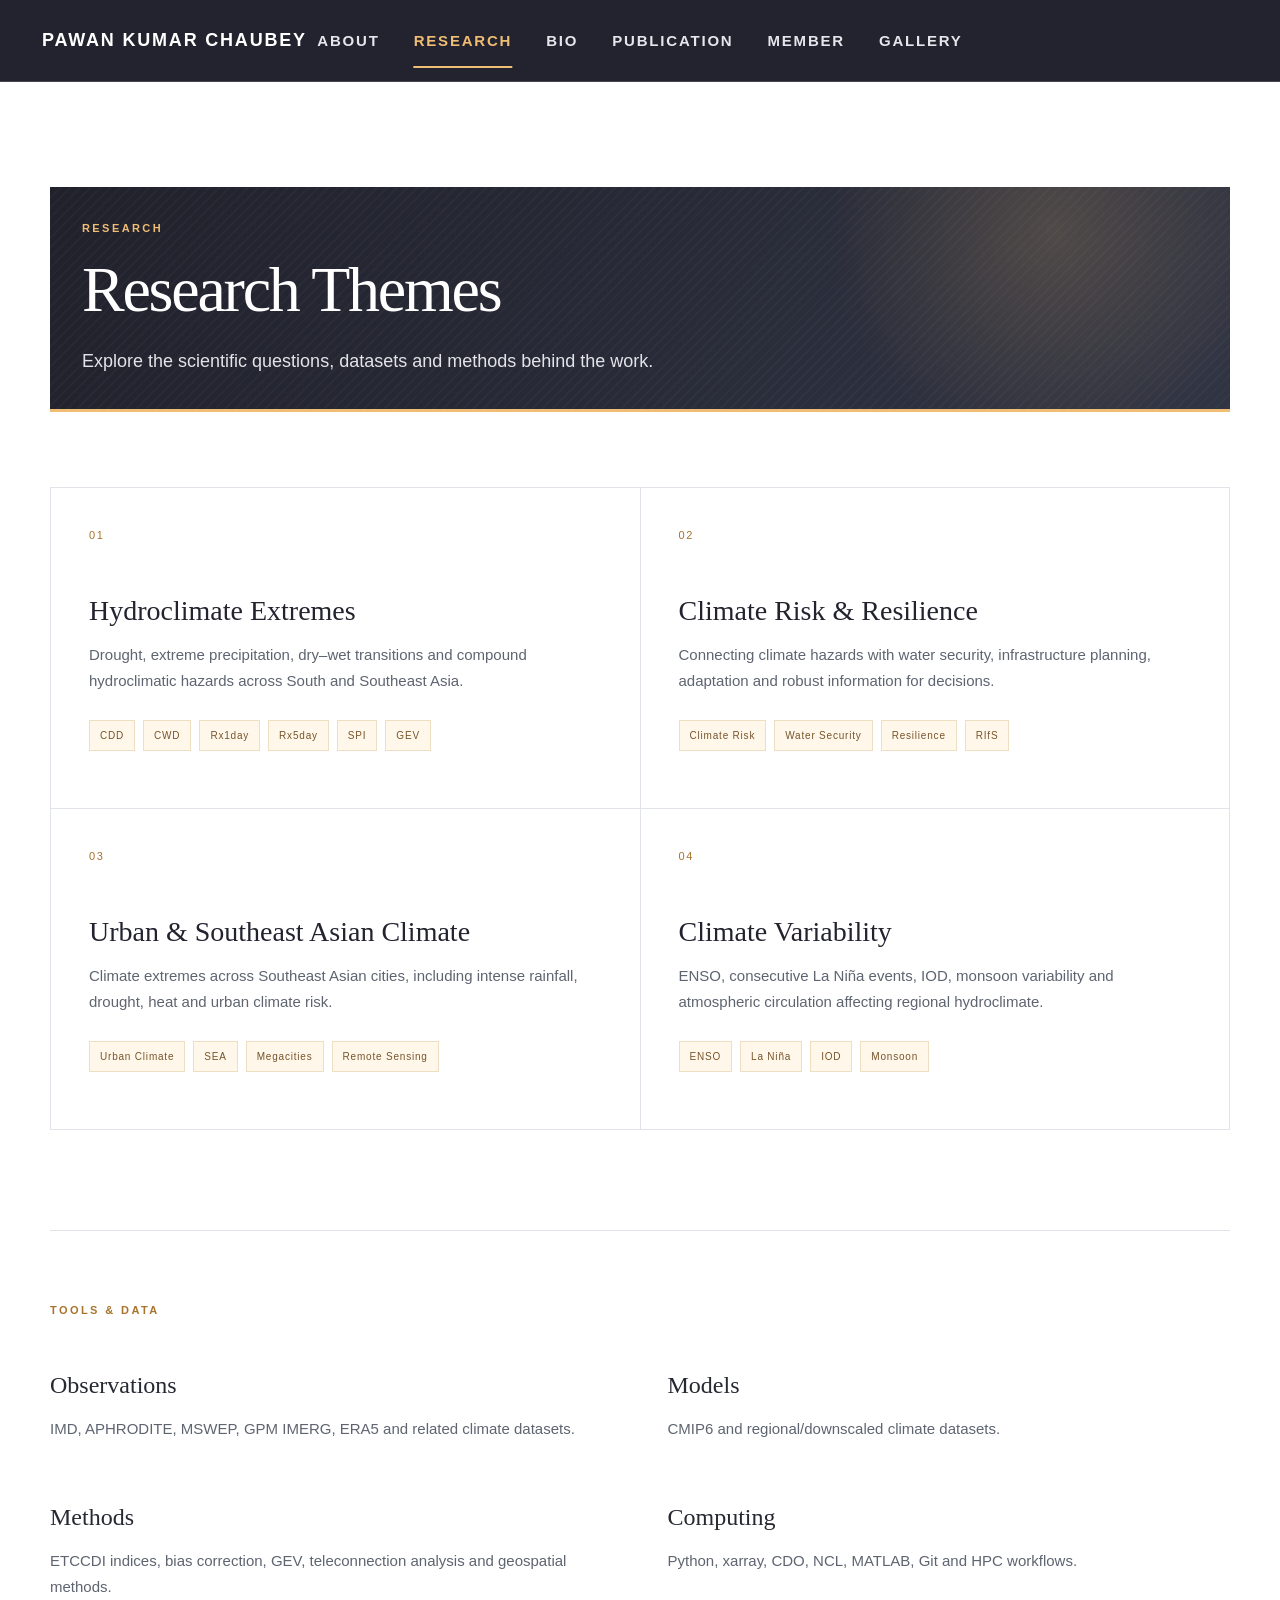
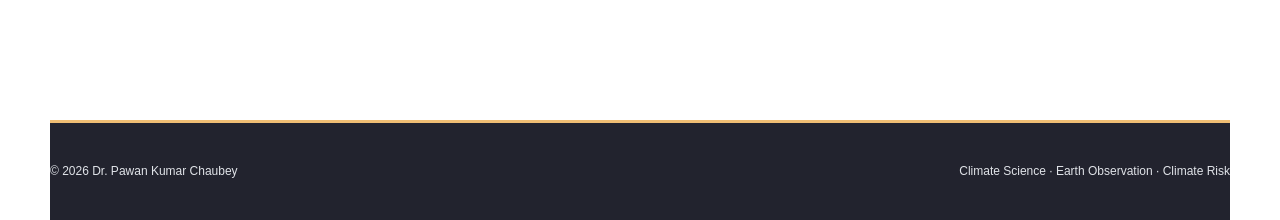
<file: research.html>
<!DOCTYPE html>
<html lang="en">

<head>

  <!-- =====================================================
       BASIC PAGE INFORMATION
       ===================================================== -->

  <meta charset="utf-8">

  <meta
    name="viewport"
    content="width=device-width, initial-scale=1"
  >

  <title>
    Research | Dr. Pawan Kumar Chaubey
  </title>

  <meta
    name="description"
    content="Research themes, datasets, methods and scientific questions of Dr. Pawan Kumar Chaubey."
  >

  <!-- Main website stylesheet -->

  <link
    rel="stylesheet"
    href="css/style.css"
  >
<link rel="stylesheet" href="css/theme.css">
  
</head>


<body>


<!-- =====================================================
     HEADER / NAVIGATION
     ===================================================== -->

<header class="site-header">


  <!-- Your name / Home -->

  <a
    class="brand"
    href="index.html"
  >
    PAWAN KUMAR CHAUBEY
  </a>


  <!-- Mobile menu button -->

  <button
    class="menu-toggle"
    type="button"
    aria-label="Open menu"
  >
    ☰
  </button>


  <!-- Main navigation -->

  <nav class="site-nav">

    <!-- ABOUT -->

    <a
      href="about.html"
    >
      ABOUT
    </a>


    <!-- RESEARCH -->

    <a
      class="active"
      href="research.html"
    >
      RESEARCH
    </a>


    <!-- BIO -->

    <a
      href="bio.html"
    >
      BIO
    </a>


    <!-- PUBLICATIONS -->

    <a
      href="publications.html"
    >
      PUBLICATION
    </a>


    <!-- MEMBER -->

    <a
      href="member.html"
    >
      MEMBER
    </a>


    <!-- GALLERY -->

    <a
      href="gallery.html"
    >
      GALLERY
    </a>

  </nav>

</header>



<!-- =====================================================
     MAIN CONTENT
     ===================================================== -->

<main class="page-width inner-page">


  <!-- ===================================================
       PAGE HEADING
       =================================================== -->

  <section class="page-heading">


    <p class="section-kicker">
      RESEARCH
    </p>


    <h1>
      Research Themes
    </h1>


    <p class="page-subtitle">

      Explore the scientific questions, datasets and methods
      behind the work.

    </p>


  </section>



  <!-- ===================================================
       RESEARCH THEMES
       =================================================== -->

  <section class="research-detail-grid">


    <!-- =================================================
         RESEARCH 01
         ================================================= -->

    <article
      id="extremes"
      class="research-detail"
    >

      <span class="detail-number">
        01
      </span>


      <h2>
        Hydroclimate Extremes
      </h2>


      <p>

        Drought, extreme precipitation, dry–wet transitions
        and compound hydroclimatic hazards across South and
        Southeast Asia.

      </p>


      <!-- Keywords / Methods -->

      <div class="tag-row">

        <span>
          CDD
        </span>

        <span>
          CWD
        </span>

        <span>
          Rx1day
        </span>

        <span>
          Rx5day
        </span>

        <span>
          SPI
        </span>

        <span>
          GEV
        </span>

      </div>

    </article>



    <!-- =================================================
         RESEARCH 02
         ================================================= -->

    <article
      id="risk"
      class="research-detail"
    >

      <span class="detail-number">
        02
      </span>


      <h2>
        Climate Risk &amp; Resilience
      </h2>


      <p>

        Connecting climate hazards with water security,
        infrastructure planning, adaptation and robust
        information for decisions.

      </p>


      <div class="tag-row">

        <span>
          Climate Risk
        </span>

        <span>
          Water Security
        </span>

        <span>
          Resilience
        </span>

        <span>
          RIfS
        </span>

      </div>

    </article>



    <!-- =================================================
         RESEARCH 03
         ================================================= -->

    <article
      id="urban"
      class="research-detail"
    >

      <span class="detail-number">
        03
      </span>


      <h2>
        Urban &amp; Southeast Asian Climate
      </h2>


      <p>

        Climate extremes across Southeast Asian cities,
        including intense rainfall, drought, heat and urban
        climate risk.

      </p>


      <div class="tag-row">

        <span>
          Urban Climate
        </span>

        <span>
          SEA
        </span>

        <span>
          Megacities
        </span>

        <span>
          Remote Sensing
        </span>

      </div>

    </article>



    <!-- =================================================
         RESEARCH 04
         ================================================= -->

    <article
      id="variability"
      class="research-detail"
    >

      <span class="detail-number">
        04
      </span>


      <h2>
        Climate Variability
      </h2>


      <p>

        ENSO, consecutive La Niña events, IOD, monsoon
        variability and atmospheric circulation affecting
        regional hydroclimate.

      </p>


      <div class="tag-row">

        <span>
          ENSO
        </span>

        <span>
          La Niña
        </span>

        <span>
          IOD
        </span>

        <span>
          Monsoon
        </span>

      </div>

    </article>


  </section>



  <!-- ===================================================
       TOOLS & DATA
       =================================================== -->

  <section class="method-section">


    <p class="section-kicker">
      TOOLS &amp; DATA
    </p>


    <div class="method-grid">


      <!-- OBSERVATIONS -->

      <div>

        <strong>
          Observations
        </strong>

        <p>

          IMD, APHRODITE, MSWEP, GPM IMERG,
          ERA5 and related climate datasets.

        </p>

      </div>



      <!-- MODELS -->

      <div>

        <strong>
          Models
        </strong>

        <p>

          CMIP6 and regional/downscaled
          climate datasets.

        </p>

      </div>



      <!-- METHODS -->

      <div>

        <strong>
          Methods
        </strong>

        <p>

          ETCCDI indices, bias correction, GEV,
          teleconnection analysis and geospatial methods.

        </p>

      </div>



      <!-- COMPUTING -->

      <div>

        <strong>
          Computing
        </strong>

        <p>

          Python, xarray, CDO, NCL, MATLAB,
          Git and HPC workflows.

        </p>

      </div>


    </div>

  </section>



</main>



<!-- =====================================================
     FOOTER
     ===================================================== -->

<footer class="site-footer">


  <span>
    © 2026 Dr. Pawan Kumar Chaubey
  </span>


  <span>
    Climate Science · Earth Observation · Climate Risk
  </span>


</footer>



<!-- =====================================================
     JAVASCRIPT
     ===================================================== -->

<script src="js/main.js"></script>


</body>

</html>
</file>
<file: css/style.css>
/* =========================================================
   PAWAN KUMAR CHAUBEY — ACADEMIC WEBSITE V2
   COMPLETE MASTER STYLESHEET
   ========================================================= */

:root {
  --bg: #f7f6f2;
  --paper: #ffffff;
  --text: #171717;
  --muted: #66635e;
  --light: #96928b;
  --line: #dedbd4;
  --accent: #315f9d;
  --accent-soft: #e9f0f8;

  --serif: Georgia, "Times New Roman", serif;
  --sans: Arial, Helvetica, sans-serif;

  --max-width: 1180px;
}

/* =========================================================
   RESET
   ========================================================= */

* {
  box-sizing: border-box;
  margin: 0;
  padding: 0;
}

html {
  scroll-behavior: smooth;
}

body {
  background: var(--bg);
  color: var(--text);
  font-family: var(--sans);
  line-height: 1.7;
  min-height: 100vh;
}

a {
  color: inherit;
  text-decoration: none;
}

img {
  display: block;
  max-width: 100%;
}

button {
  font: inherit;
}

/* =========================================================
   HEADER
   ========================================================= */

.site-header {
  position: sticky;
  top: 0;
  z-index: 1000;

  width: 100%;
  height: 82px;

  display: flex;
  align-items: center;

  padding: 0 42px;

  background: rgba(247, 246, 242, 0.96);
  border-bottom: 1px solid var(--line);

  backdrop-filter: blur(12px);
}

/* NAME */

.brand {
  position: relative;
  z-index: 2;

  font-family: var(--sans);
  font-size: 15px;
  font-weight: 600;

  letter-spacing: 0.11em;
  white-space: nowrap;
}

/* =========================================================
   NAVIGATION
   ========================================================= */

.site-nav {
  position: absolute;
  left: 50%;
  top: 0;

  transform: translateX(-50%);

  height: 82px;

  display: flex;
  align-items: center;
  justify-content: center;

  gap: 34px;
}

.site-nav a {
  position: relative;

  padding: 7px 0;

  color: #55524d;

  font-family: var(--sans);
  font-size: 13px;
  font-weight: 600;

  letter-spacing: 0.13em;

  white-space: nowrap;

  transition:
    color 0.25s ease,
    transform 0.25s ease;
}

.site-nav a:hover {
  color: #111;
  transform: translateY(-1px);
}

.site-nav a.active {
  color: #111;
}

.site-nav a.active::after {
  content: "";

  position: absolute;

  left: 0;
  right: 0;
  bottom: -7px;

  height: 2px;

  background: var(--accent);
}

/* =========================================================
   MOBILE MENU
   ========================================================= */

.menu-toggle {
  display: none;

  margin-left: auto;

  border: 0;
  background: transparent;

  font-size: 25px;
  cursor: pointer;
}

/* =========================================================
   GENERAL PAGE WIDTH
   ========================================================= */

.page-width {
  width: min(var(--max-width), calc(100% - 84px));
  margin-left: auto;
  margin-right: auto;
}

/* =========================================================
   HOME HERO
   ========================================================= */

.hero {
  min-height: calc(100vh - 82px);

  display: grid;
  grid-template-columns: 1.15fr 0.85fr;

  align-items: center;

  gap: 70px;

  padding: 90px 0 100px;
}

.hero .eyebrow {
  margin-bottom: 25px;

  font-size: 12px;
  font-weight: 600;

  letter-spacing: 0.20em;

  color: var(--accent);
}

.hero h1 {
  margin-bottom: 35px;

  font-family: var(--serif);
  font-size: clamp(58px, 7vw, 104px);
  line-height: 0.92;
  font-weight: 400;

  letter-spacing: -0.045em;
}

.lead {
  max-width: 720px;

  margin-bottom: 35px;

  color: var(--muted);

  font-size: 19px;
  line-height: 1.8;
}

/* =========================================================
   HERO LINKS
   ========================================================= */

.hero-links {
  display: flex;
  align-items: center;

  gap: 25px;

  flex-wrap: wrap;
}

.button {
  display: inline-flex;
  align-items: center;
  justify-content: center;

  min-height: 46px;

  padding: 0 21px;

  border: 1px solid #222;

  font-size: 11px;
  font-weight: 600;

  letter-spacing: 0.13em;

  transition: all 0.25s ease;
}

.button:hover {
  background: #171717;
  color: white;

  transform: translateY(-2px);
}

.text-link {
  display: inline-block;

  font-size: 11px;
  font-weight: 600;

  letter-spacing: 0.13em;

  transition:
    opacity 0.2s ease,
    transform 0.2s ease;
}

.text-link:hover {
  opacity: 0.55;
  transform: translateX(4px);
}

/* =========================================================
   HERO ORBIT VISUAL
   ========================================================= */

.hero-mark {
  min-height: 430px;

  display: flex;
  align-items: center;
  justify-content: center;

  position: relative;
}

.orbit {
  width: 275px;
  height: 350px;

  border: 1px solid #d0cec8;

  border-radius: 50%;

  position: relative;

  transform: rotate(-18deg);
}

.orbit::before {
  content: "";

  position: absolute;

  width: 125px;
  height: 125px;

  left: 50%;
  top: 50%;

  transform: translate(-50%, -50%);

  border-radius: 50%;

  background:
    radial-gradient(
      circle at 35% 30%,
      #d9e6f4 0%,
      #a5c2df 38%,
      #5d8bbd 100%
    );

  box-shadow:
    0 20px 45px rgba(49, 95, 157, 0.20);
}

.orbit::after {
  content: "";

  position: absolute;

  width: 225px;
  height: 110px;

  left: 50%;
  top: 50%;

  transform: translate(-50%, -50%) rotate(-25deg);

  border: 1px solid #b8cee4;
  border-radius: 50%;
}

.orbit-2 {
  position: absolute;

  width: 330px;
  height: 160px;

  border: 1px solid #e0ddd7;

  transform: rotate(25deg);
}

.earth-dot {
  display: none;
}

/* =========================================================
   HOME INTRO
   ========================================================= */

.intro {
  padding: 120px 0;

  border-top: 1px solid var(--line);
}

.section-kicker {
  margin-bottom: 18px;

  color: var(--accent);

  font-size: 11px;
  font-weight: 700;

  letter-spacing: 0.22em;

  text-transform: uppercase;
}

.two-column {
  display: grid;

  grid-template-columns: 1fr 1fr;

  gap: 90px;
}

.two-column h2 {
  max-width: 650px;

  font-family: var(--serif);

  font-size: clamp(34px, 4vw, 55px);

  line-height: 1.08;

  font-weight: 400;

  letter-spacing: -0.03em;
}

.body-copy {
  color: var(--muted);

  font-size: 16px;

  line-height: 1.85;
}

.body-copy p + p {
  margin-top: 20px;
}

.body-copy .text-link {
  margin-top: 28px;

  color: var(--text);
}

/* =========================================================
   HOME RESEARCH SECTION
   ========================================================= */

.feature-section {
  padding: 120px 0;

  border-top: 1px solid var(--line);
}

.section-title {
  margin-bottom: 45px;

  font-family: var(--serif);

  font-size: clamp(42px, 5vw, 68px);

  line-height: 1;

  font-weight: 400;

  letter-spacing: -0.04em;
}

.card-grid {
  display: grid;

  grid-template-columns: repeat(2, 1fr);

  gap: 20px;
}

.image-card {
  min-height: 300px;

  padding: 34px;

  display: flex;
  flex-direction: column;
  justify-content: flex-end;

  position: relative;
  overflow: hidden;

  border: 1px solid var(--line);

  background:
    linear-gradient(
      135deg,
      #eef2f5,
      #dce5ed
    );

  transition:
    transform 0.3s ease,
    box-shadow 0.3s ease;
}

.image-card::before {
  content: "";

  position: absolute;

  inset: 0;

  background:
    radial-gradient(
      circle at 75% 25%,
      rgba(255,255,255,0.65),
      transparent 35%
    );
}

.image-card > * {
  position: relative;
  z-index: 1;
}

.image-card:hover {
  transform: translateY(-5px);

  box-shadow:
    0 20px 45px rgba(0,0,0,0.08);
}

.image-card span {
  position: absolute;

  top: 30px;
  left: 30px;

  font-size: 11px;

  letter-spacing: 0.15em;

  opacity: 0.55;
}

.image-card h3 {
  margin-bottom: 10px;

  font-family: var(--serif);

  font-size: 30px;

  font-weight: 400;
}

.image-card p {
  max-width: 480px;

  color: #555;

  font-size: 15px;

  line-height: 1.65;
}

.theme-1 {
  background:
    linear-gradient(135deg, #edf3f7, #d7e5ef);
}

.theme-2 {
  background:
    linear-gradient(135deg, #f2eee7, #e5ded1);
}

.theme-3 {
  background:
    linear-gradient(135deg, #e9f0e9, #d5e2d7);
}

.theme-4 {
  background:
    linear-gradient(135deg, #eeeaf3, #ded7e8);
}

/* =========================================================
   QUICK LINKS
   ========================================================= */

.quick-links {
  padding: 120px 0;

  border-top: 1px solid var(--line);
}

.link-list {
  border-top: 1px solid var(--line);
}

.link-list a {
  display: grid;

  grid-template-columns: 60px 1fr auto;

  gap: 25px;

  align-items: center;

  padding: 25px 0;

  border-bottom: 1px solid var(--line);

  transition:
    padding-left 0.25s ease,
    background 0.25s ease;
}

.link-list a:hover {
  padding-left: 10px;
}

.link-list span {
  color: var(--accent);

  font-size: 11px;
  letter-spacing: 0.12em;
}

.link-list strong {
  font-size: 15px;
  letter-spacing: 0.12em;
}

.link-list em {
  color: var(--muted);

  font-size: 14px;

  font-style: normal;
}

/* =========================================================
   INNER PAGES
   ========================================================= */

.inner-page {
  padding-top: 105px;
  padding-bottom: 120px;
}

.page-heading {
  padding-bottom: 70px;

  border-bottom: 1px solid var(--line);
}

.page-heading h1 {
  margin-bottom: 22px;

  font-family: var(--serif);

  font-size: clamp(52px, 7vw, 88px);

  line-height: 0.95;

  font-weight: 400;

  letter-spacing: -0.045em;
}

.page-subtitle {
  max-width: 720px;

  color: var(--muted);

  font-size: 18px;

  line-height: 1.8;
}

/* =========================================================
   ABOUT
   ========================================================= */

.about-layout {
  display: grid;

  grid-template-columns: 0.7fr 1.3fr;

  gap: 90px;

  padding: 85px 0;
}

.portrait-placeholder {
  min-height: 440px;

  display: flex;
  align-items: center;
  justify-content: center;

  background:
    linear-gradient(
      135deg,
      #e7e5df,
      #d7d4cc
    );

  color: #777;

  font-family: var(--serif);

  font-size: 20px;

  text-align: center;

  letter-spacing: 0.08em;
}

.contact-links {
  display: flex;

  flex-wrap: wrap;

  gap: 15px 24px;

  margin-top: 35px;
}

.contact-links a {
  padding-bottom: 3px;

  border-bottom: 1px solid #777;

  font-size: 12px;

  letter-spacing: 0.08em;

  transition: opacity 0.2s ease;
}

.contact-links a:hover {
  opacity: 0.5;
}

.callout {
  padding: 65px 0;

  border-top: 1px solid var(--line);
}

.callout h2 {
  max-width: 800px;

  font-family: var(--serif);

  font-size: clamp(32px, 4vw, 55px);

  line-height: 1.1;

  font-weight: 400;
}


/* ===============================
    About page profile photo 
   ===============================*/

.portrait-placeholder img {
  width: 100%;
  height: 100%;
  min-height: 440px;

  object-fit: cover;

  display: block;
}


/* =========================================================
   RESEARCH
   ========================================================= */

.research-detail-grid {
  display: grid;

  grid-template-columns: repeat(2, 1fr);

  gap: 1px;

  margin-top: 75px;

  background: var(--line);

  border: 1px solid var(--line);
}

.research-detail {
  min-height: 320px;

  padding: 38px;

  background: var(--bg);
}

.detail-number {
  display: block;

  margin-bottom: 50px;

  color: var(--accent);

  font-size: 11px;

  letter-spacing: 0.15em;
}

.research-detail h2 {
  margin-bottom: 15px;

  font-family: var(--serif);

  font-size: 32px;

  font-weight: 400;

  line-height: 1.15;
}

.research-detail p {
  max-width: 550px;

  color: var(--muted);

  font-size: 15px;

  line-height: 1.75;
}

.tag-row {
  display: flex;

  flex-wrap: wrap;

  gap: 8px;

  margin-top: 25px;
}

.tag-row span {
  padding: 6px 10px;

  border: 1px solid var(--line);

  background: white;

  font-size: 10px;

  letter-spacing: 0.08em;
}

.method-section {
  margin-top: 100px;

  padding-top: 70px;

  border-top: 1px solid var(--line);
}

.method-grid {
  display: grid;

  grid-template-columns: repeat(2, 1fr);

  gap: 55px;

  margin-top: 45px;
}

.method-grid strong {
  display: block;

  margin-bottom: 10px;

  font-family: var(--serif);

  font-size: 24px;

  font-weight: 400;
}

.method-grid p {
  color: var(--muted);

  font-size: 15px;

  line-height: 1.75;
}

/* =========================================================
   BIO
   ========================================================= */

.timeline {
  position: relative;

  margin: 80px 0;

  padding-left: 45px;

  border-left: 1px solid var(--line);
}

.timeline-item {
  position: relative;

  padding: 0 0 55px 35px;
}

.timeline-item:last-child {
  padding-bottom: 0;
}

.timeline-item .dot {
  position: absolute;

  left: -51px;
  top: 4px;

  width: 11px;
  height: 11px;

  border-radius: 50%;

  background: var(--accent);

  border: 3px solid var(--bg);
}

.timeline-item small {
  display: block;

  margin-bottom: 8px;

  color: var(--accent);

  font-size: 11px;

  letter-spacing: 0.13em;
}

.timeline-item h3 {
  margin-bottom: 5px;

  font-family: var(--serif);

  font-size: 28px;

  font-weight: 400;
}

.timeline-item p {
  color: var(--muted);

  font-size: 15px;
}

.bio-sections {
  display: grid;

  grid-template-columns: repeat(3, 1fr);

  gap: 45px;

  padding-top: 70px;

  border-top: 1px solid var(--line);
}

.bio-sections h2 {
  margin-bottom: 20px;

  font-family: var(--serif);

  font-size: 28px;

  font-weight: 400;
}

.bio-sections ul {
  padding-left: 20px;

  color: var(--muted);

  font-size: 14px;

  line-height: 1.8;
}

/* =========================================================
   MEMBER
   ========================================================= */

.member-grid {
  display: grid;

  grid-template-columns: repeat(2, 1fr);

  gap: 20px;

  margin-top: 75px;
}

.member-grid article {
  min-height: 250px;

  padding: 35px;

  border: 1px solid var(--line);

  background: var(--paper);

  transition:
    transform 0.25s ease,
    box-shadow 0.25s ease;
}

.member-grid article:hover {
  transform: translateY(-4px);

  box-shadow:
    0 18px 40px rgba(0,0,0,0.06);
}

.member-grid article > span {
  display: block;

  margin-bottom: 45px;

  color: var(--accent);

  font-size: 11px;

  letter-spacing: 0.14em;
}

.member-grid h2 {
  margin-bottom: 12px;

  font-family: var(--serif);

  font-size: 29px;

  font-weight: 400;
}

.member-grid p {
  color: var(--muted);

  font-size: 15px;

  line-height: 1.7;
}

.logos-strip {
  display: grid;

  grid-template-columns: repeat(6, 1fr);

  margin-top: 75px;

  border-top: 1px solid var(--line);
  border-bottom: 1px solid var(--line);
}

.logos-strip div {
  padding: 25px 10px;

  text-align: center;

  color: #777;

  font-size: 12px;

  font-weight: 600;

  letter-spacing: 0.12em;

  border-right: 1px solid var(--line);
}

.logos-strip div:last-child {
  border-right: 0;
}

/* =========================================================
   GALLERY
   ========================================================= */

.gallery-section {
  padding-top: 75px;
}

.gallery-section h2 {
  margin-bottom: 25px;

  font-family: var(--serif);

  font-size: 35px;

  font-weight: 400;
}

.gallery-section h2:not(:first-child) {
  margin-top: 80px;
}

.gallery-grid {
  display: grid;

  grid-template-columns: repeat(3, 1fr);

  gap: 20px;
}

.gallery-item {
  overflow: hidden;

  margin: 0;

  background: var(--paper);

  border: 1px solid var(--line);
}

.gallery-item img {
  width: 100%;

  aspect-ratio: 4 / 3;

  object-fit: cover;

  transition: transform 0.4s ease;
}

.gallery-item:hover img {
  transform: scale(1.035);
}

.gallery-item figcaption {
  display: flex;

  flex-direction: column;

  gap: 4px;

  padding: 18px 20px;
}

.gallery-item figcaption strong {
  font-size: 13px;

  font-weight: 600;
}

.gallery-item figcaption span {
  color: var(--muted);

  font-size: 12px;
}

/* =========================================================
   PUBLICATIONS
   ========================================================= */

.pub-hero {
  padding: 110px 0 75px;

  border-bottom: 1px solid var(--line);
}

.pub-hero-inner {
  width: min(var(--max-width), calc(100% - 84px));

  margin: 0 auto;
}

.pub-hero .eyebrow {
  margin-bottom: 20px;

  color: var(--accent);

  font-size: 11px;

  font-weight: 700;

  letter-spacing: 0.22em;
}

.pub-hero h1 {
  margin-bottom: 25px;

  font-family: var(--serif);

  font-size: clamp(55px, 7vw, 90px);

  line-height: 0.95;

  font-weight: 400;

  letter-spacing: -0.045em;
}

.pub-intro {
  max-width: 760px;

  color: var(--muted);

  font-size: 18px;

  line-height: 1.8;
}

.scholar-links {
  display: flex;

  flex-wrap: wrap;

  gap: 12px;

  margin-top: 32px;
}

.scholar-links a {
  padding: 9px 15px;

  border: 1px solid var(--line);

  border-radius: 100px;

  font-size: 10px;

  font-weight: 600;

  letter-spacing: 0.10em;

  transition: all 0.2s ease;
}

.scholar-links a:hover {
  background: #171717;

  color: white;

  border-color: #171717;
}

.publications-section {
  padding: 80px 0 110px;
}

.publications-container {
  width: min(var(--max-width), calc(100% - 84px));

  margin: 0 auto;
}

.pub-year {
  display: grid;

  grid-template-columns: 120px 1fr;

  border-top: 1px solid var(--line);
}

.year-label {
  padding-top: 35px;
}

.year-label span {
  font-family: var(--serif);

  font-size: 25px;
}

.publication-item {
  display: grid;

  grid-template-columns: 45px 1fr;

  gap: 20px;

  padding: 35px 0 45px;
}

.pub-number {
  padding-top: 5px;

  color: var(--accent);

  font-size: 10px;

  letter-spacing: 0.12em;
}

.pub-content h2 {
  max-width: 800px;

  margin-bottom: 14px;

  font-family: var(--serif);

  font-size: clamp(22px, 3vw, 32px);

  line-height: 1.25;

  font-weight: 400;

  letter-spacing: -0.02em;
}

.pub-authors {
  margin-bottom: 7px;

  color: #4f4d49;

  font-size: 14px;

  line-height: 1.7;
}

.pub-journal {
  color: var(--muted);

  font-size: 14px;
}

.pub-actions {
  display: flex;

  flex-wrap: wrap;

  gap: 18px;

  margin-top: 20px;
}

.pub-actions a {
  padding-bottom: 3px;

  border-bottom: 1px solid currentColor;

  font-size: 10px;

  font-weight: 700;

  letter-spacing: 0.12em;
}

.pub-actions a:hover {
  opacity: 0.5;
}

.publication-note {
  margin-top: 65px;

  padding: 55px;

  background:
    linear-gradient(
      135deg,
      #edf2f5,
      #f2eee7
    );
}

.publication-note .eyebrow {
  margin-bottom: 12px;

  color: var(--accent);

  font-size: 10px;

  font-weight: 700;

  letter-spacing: 0.18em;
}

.publication-note h2 {
  margin-bottom: 15px;

  font-family: var(--serif);

  font-size: 38px;

  font-weight: 400;
}

.publication-note p:last-child {
  max-width: 700px;

  color: var(--muted);

  font-size: 15px;

  line-height: 1.8;
}

/* =========================================================
   FOOTER
   ========================================================= */

.site-footer {
  width: min(var(--max-width), calc(100% - 84px));

  margin: 0 auto;

  padding: 38px 0;

  display: flex;

  align-items: center;
  justify-content: space-between;

  gap: 30px;

  border-top: 1px solid var(--line);

  color: #777;

  font-size: 12px;
}

/* =========================================================
   TABLET
   ========================================================= */

@media (max-width: 1000px) {

  .site-header {
    padding: 0 25px;
  }

  .site-nav {
    gap: 21px;
  }

  .site-nav a {
    font-size: 11px;
    letter-spacing: 0.09em;
  }

  .hero {
    grid-template-columns: 1fr;

    gap: 30px;

    padding-top: 75px;
  }

  .hero-mark {
    min-height: 330px;

    order: -1;
  }

  .two-column {
    grid-template-columns: 1fr;

    gap: 45px;
  }

  .about-layout {
    grid-template-columns: 1fr;

    gap: 45px;
  }

  .portrait-placeholder {
    min-height: 350px;
  }

  .bio-sections {
    grid-template-columns: 1fr 1fr;
  }

  .gallery-grid {
    grid-template-columns: repeat(2, 1fr);
  }

  .logos-strip {
    grid-template-columns: repeat(3, 1fr);
  }

  .logos-strip div:nth-child(3) {
    border-right: 0;
  }
}

/* =========================================================
   MOBILE
   ========================================================= */

@media (max-width: 700px) {

  .site-header {
    height: 70px;

    padding: 0 18px;
  }

  .brand {
    font-size: 12px;

    letter-spacing: 0.07em;
  }

  .site-nav {
    position: static;

    transform: none;

    margin-left: auto;

    height: 70px;

    gap: 12px;
  }

  .site-nav a {
    font-size: 8px;

    letter-spacing: 0.04em;
  }

  .menu-toggle {
    display: none;
  }

  .page-width {
    width: calc(100% - 36px);
  }

  .hero {
    min-height: auto;

    padding: 70px 0 90px;
  }

  .hero h1 {
    font-size: clamp(52px, 15vw, 78px);
  }

  .lead {
    font-size: 16px;
  }

  .hero-mark {
    min-height: 280px;
  }

  .orbit {
    width: 210px;
    height: 270px;
  }

  .orbit-2 {
    width: 250px;
    height: 125px;
  }

  .intro,
  .feature-section,
  .quick-links {
    padding: 80px 0;
  }

  .card-grid {
    grid-template-columns: 1fr;
  }

  .link-list a {
    grid-template-columns: 35px 1fr;
  }

  .link-list em {
    display: none;
  }

  .inner-page {
    padding-top: 70px;
    padding-bottom: 80px;
  }

  .page-heading {
    padding-bottom: 50px;
  }

  .page-heading h1 {
    font-size: 55px;
  }

  .research-detail-grid,
  .member-grid {
    grid-template-columns: 1fr;
  }

  .method-grid {
    grid-template-columns: 1fr;
  }

  .bio-sections {
    grid-template-columns: 1fr;
  }

  .gallery-grid {
    grid-template-columns: 1fr;
  }

  .logos-strip {
    grid-template-columns: repeat(2, 1fr);
  }

  .logos-strip div {
    border-right: 1px solid var(--line);
  }

  .pub-hero-inner,
  .publications-container {
    width: calc(100% - 36px);
  }

  .pub-hero {
    padding: 75px 0 55px;
  }

  .pub-hero h1 {
    font-size: 58px;
  }

  .pub-intro {
    font-size: 16px;
  }

  .pub-year {
    grid-template-columns: 1fr;
  }

  .year-label {
    padding-top: 28px;
  }

  .publication-item {
    grid-template-columns: 32px 1fr;

    gap: 10px;

    padding-top: 20px;
  }

  .publication-note {
    padding: 35px 25px;
  }

  .publication-note h2 {
    font-size: 30px;
  }

  .site-footer {
    width: calc(100% - 36px);

    flex-direction: column;

    align-items: flex-start;

    gap: 10px;
  }
}








/* =========================================================
   TYPOGRAPHY — CLEARER NAVIGATION AND SMALLER HEADINGS
   ========================================================= */


/* 1. WEBSITE NAME — TOP LEFT */

.site-header .brand {
  font-size: 18px;
  font-weight: 700;
  letter-spacing: 0.10em;
}


/* 2. MAIN NAVIGATION — ALL PAGES */

.site-header .site-nav a {
  font-size: 15px;
  font-weight: 700;
  letter-spacing: 0.12em;
}


/* 3. PAGE TITLES — ABOUT, RESEARCH, BIO, MEMBER, GALLERY */

.page-heading h1 {
  font-size: clamp(44px, 5vw, 68px);
  line-height: 1.05;
  letter-spacing: -0.035em;
}


/* 4. PUBLICATIONS PAGE TITLE */

.pub-intro h1,
.publication-intro h1,
.pub-title,
.pub-hero h1 {
  font-size: clamp(44px, 5vw, 68px);
  line-height: 1.05;
  letter-spacing: -0.035em;
}


/* 5. HOME PAGE — YOUR NAME */

.hero h1 {
  font-size: clamp(52px, 6vw, 86px);
  line-height: 0.98;
}


/* 6. RESEARCH CARDS — SLIGHTLY SMALLER TITLES */

.research-detail h2 {
  font-size: 28px;
}

.image-card h3 {
  font-size: 27px;
}


/* 7. TABLET SCREENS */

@media (max-width: 1200px) {

  .site-header .brand {
    font-size: 15px;
  }

  .site-header .site-nav {
    gap: 22px;
  }

  .site-header .site-nav a {
    font-size: 12px;
    letter-spacing: 0.07em;
  }

}


/* 8. MOBILE SCREENS */

@media (max-width: 700px) {

  .site-header .brand {
    font-size: 11px;
    letter-spacing: 0.05em;
  }

  .site-header .site-nav {
    gap: 10px;
  }

  .site-header .site-nav a {
    font-size: 9px;
    letter-spacing: 0.02em;
  }

  .page-heading h1,
  .pub-intro h1,
  .publication-intro h1,
  .pub-title,
  .pub-hero h1 {
    font-size: 44px;
    line-height: 1.05;
  }

  .hero h1 {
    font-size: 54px;
    line-height: 0.98;
  }

  .research-detail h2,
  .image-card h3 {
    font-size: 25px;
  }

}






/* =========================================================
   HOMEPAGE BACKGROUND SLIDESHOW
   ========================================================= */

.hero.hero-slideshow {
  position: relative;
  isolation: isolate;
  overflow: hidden;

  display: flex;
  align-items: center;
  justify-content: flex-start;

  width: 100%;
  max-width: none;
  min-height: min(780px, calc(100vh - 76px));

  margin: 0;
  padding: 75px max(40px, calc((100% - 1160px) / 2));

  background: #20212b;
}

/* Background image container */

.hero-slides {
  position: absolute;
  inset: 0;
  z-index: 0;
  overflow: hidden;
  pointer-events: none;
}

/* Every individual photograph */

.hero-slides .hero-slide {
  position: absolute;
  inset: 0;

  background-size: cover;
  background-position: center center;
  background-repeat: no-repeat;

  opacity: 0;
  transform: scale(1.02);

  transition:
    opacity 1s ease-in-out,
    transform 4s ease;
}

/* Visible slide */

.hero-slides .hero-slide.is-active {
  opacity: 1;
  transform: scale(1);
}

/* Dark overlay for readable white text */

.hero.hero-slideshow::after {
  content: "";

  position: absolute;
  inset: 0;
  z-index: 1;

  pointer-events: none;

  background:
    linear-gradient(
      90deg,
      rgba(20, 21, 29, 0.90) 0%,
      rgba(20, 21, 29, 0.67) 48%,
      rgba(20, 21, 29, 0.32) 100%
    ),
    linear-gradient(
      0deg,
      rgba(20, 21, 29, 0.24),
      transparent 55%
    );
}

/* Keep hero content above the photographs */

.hero.hero-slideshow .hero-content {
  position: relative;
  z-index: 2;

  width: min(740px, 75%);
  padding: 22px 26px;

  background: rgba(20, 21, 29, 0.42);
  border-left: 3px solid var(--gold);
}

/* Title and text */

.hero.hero-slideshow .eyebrow {
  color: var(--gold);
}

.hero.hero-slideshow h1 {
  color: #ffffff;
  font-size: clamp(48px, 5.5vw, 74px);
  line-height: 1.08;
}

.hero.hero-slideshow .lead {
  max-width: 650px;
  color: #f1f1f4;
  font-size: 17px;
  line-height: 1.75;
}

/* Hide the original decorative sphere on the homepage */

.hero.hero-slideshow .hero-mark {
  display: none;
}

/* Gold button */

.hero.hero-slideshow .button {
  background: var(--gold);
  color: #20212b;
  border-color: var(--gold);
}

.hero.hero-slideshow .button:hover {
  background: #ffffff;
  border-color: #ffffff;
}

/* Tablet */

@media (max-width: 820px) {
  .hero.hero-slideshow {
    min-height: 680px;
    padding: 55px 24px;
  }

  .hero.hero-slideshow .hero-content {
    width: min(680px, 100%);
  }
}

/* Mobile */

@media (max-width: 540px) {
  .hero.hero-slideshow {
    min-height: 650px;
    padding: 35px 18px;
  }

  .hero.hero-slideshow .hero-content {
    width: 100%;
    padding: 20px 17px;
  }

  .hero.hero-slideshow h1 {
    font-size: clamp(42px, 10vw, 56px);
  }

  .hero.hero-slideshow .lead {
    font-size: 15px;
  }
}

/* Respect visitors who prefer reduced motion */

@media (prefers-reduced-motion: reduce) {
  .hero-slides .hero-slide {
    transition: none;
    transform: none;
  }
}
</file>
<file: css/theme.css>
/* =========================================================
   PAWAN KUMAR CHAUBEY — COLOUR THEME
   Navy + Gold + White
   Works alongside the existing style.css
   ========================================================= */

:root {
  --bg: #ffffff;
  --paper: #ffffff;
  --soft: #f4f6f8;
  --text: #262832;
  --muted: #5e6470;
  --line: #e0e3e8;
  --accent: #c79548;
  --accent-soft: #fff2dc;

  --navy: #22232e;
  --navy-light: #303443;
  --gold: #efbd73;
}

/* General page colours */

body {
  background: #ffffff;
  color: var(--text);
}

/* Top navigation */

.site-header {
  background: var(--navy);
  border-bottom: 1px solid rgba(255,255,255,0.16);
}

.site-header .brand {
  color: #ffffff;
}

.site-nav a {
  color: #e5e6ec;
  text-decoration: none;
}

.site-nav a:hover,
.site-nav a.active {
  color: var(--gold);
}

.site-nav a.active::after {
  background: var(--gold);
}

/* Homepage hero banner */

.hero.page-width {
  width: 100%;
  max-width: none;
  margin: 0;
  padding-left: max(40px, calc((100% - 1160px) / 2));
  padding-right: max(40px, calc((100% - 1160px) / 2));

  color: #ffffff;

  background:
    radial-gradient(
      circle at 80% 25%,
      rgba(239,189,115,0.22),
      transparent 22%
    ),
    repeating-linear-gradient(
      135deg,
      rgba(255,255,255,0.025) 0,
      rgba(255,255,255,0.025) 2px,
      transparent 2px,
      transparent 7px
    ),
    linear-gradient(
      120deg,
      #20212b,
      #303443
    );
}

.hero .eyebrow,
.hero .text-link {
  color: var(--gold);
}

.hero h1 {
  color: #ffffff;
}

.hero .lead {
  color: #e1e3e9;
}

.hero .button {
  background: var(--gold);
  border-color: var(--gold);
  color: var(--navy);
}

.hero .button:hover {
  background: #ffffff;
  border-color: #ffffff;
  color: var(--navy);
}

/* Decorative sphere */

.orbit {
  border-color: rgba(239,189,115,0.55);
}

.orbit::before {
  background:
    radial-gradient(
      circle at 35% 30%,
      #fff0d4,
      #e6bd77 48%,
      #b77839 100%
    );
}

.orbit::after {
  border-color: rgba(239,189,115,0.7);
}

.orbit-2 {
  border-color: rgba(255,255,255,0.25);
}

/* Home introduction */

.intro,
.quick-links {
  background: #ffffff;
}

.section-kicker {
  color: #a8732c;
}

.two-column h2,
.section-title {
  color: var(--navy);
}

/* Research section */

.feature-section {
  background: #f3f5f7;
}

.image-card {
  border-color: #e0e3e8;
  text-decoration: none;
}

.image-card h3 {
  color: var(--navy);
}

.image-card p {
  color: var(--muted);
}

.image-card:hover {
  border-color: var(--gold);
  box-shadow: 0 10px 28px rgba(34,35,46,0.1);
}

.theme-1 {
  background: linear-gradient(135deg,#e8f1f7,#f8fafc);
}

.theme-2 {
  background: linear-gradient(135deg,#fff1da,#fffaf1);
}

.theme-3 {
  background: linear-gradient(135deg,#e8f2ec,#f8fbf9);
}

.theme-4 {
  background: linear-gradient(135deg,#eeebf8,#faf9fd);
}

/* Inner page title banners */

.inner-page > .page-heading {
  max-width: none;
  padding: 32px;
  background:
    radial-gradient(
      circle at 85% 20%,
      rgba(239,189,115,0.18),
      transparent 22%
    ),
    repeating-linear-gradient(
      135deg,
      rgba(255,255,255,0.025) 0,
      rgba(255,255,255,0.025) 2px,
      transparent 2px,
      transparent 7px
    ),
    linear-gradient(120deg,#20212b,#303443);

  border-bottom: 3px solid var(--gold);
}

.inner-page > .page-heading .section-kicker {
  color: var(--gold);
}

.inner-page > .page-heading h1 {
  color: #ffffff;
}

.inner-page > .page-heading .page-subtitle {
  color: #e2e4e9;
}

/* Research cards */

.research-detail,
.member-grid article {
  background: #ffffff;
  border-color: #e0e3e8;
  border-top-color: var(--gold);
}

.research-detail h2,
.member-grid h2 {
  color: var(--navy);
}

.detail-number,
.timeline-item small {
  color: #a8732c;
}

.tag-row span {
  background: #fff7e9;
  border-color: #efdfc2;
  color: #77552c;
}

/* Career timeline */

.timeline {
  border-left-color: #d8c29d;
}

.timeline-item .dot {
  background: var(--accent);
  box-shadow: 0 0 0 1px #d8c29d;
}

/* About page links */

.contact-links a {
  border-color: #dec69f;
  color: #94672d;
}

.contact-links a:hover {
  background: var(--navy);
  border-color: var(--navy);
  color: #ffffff;
}

/* Organization strip */

.logos-strip div {
  background: #fffaf1;
  color: #89612b;
  border-color: #eadfc9;
}

/* Gallery */

.gallery-item {
  border-color: #e0e3e8;
  background: #ffffff;
}

.gallery-item figcaption strong {
  color: var(--navy);
}

.gallery-item figcaption span {
  color: var(--muted);
}

/* Publications — colour overrides only */

.pub-main .pub-intro {
  background:
    linear-gradient(120deg,#20212b,#303443);
  border-bottom: 3px solid var(--gold);
}

.pub-main .pub-intro h1 {
  color: #ffffff;
}

.pub-main .pub-intro p {
  color: #e2e4e9;
}

.pub-main .pub-kicker {
  color: var(--gold);
}

.pub-main .pub-card {
  border-color: #e0e3e8;
  border-left-color: var(--gold);
  background: #ffffff;
}

.pub-main .pub-type {
  color: #a8732c;
}

.pub-main .pub-links a {
  border-color: #dec69f;
  color: #89612b;
}

.pub-main .pub-links a:hover {
  background: var(--navy);
  border-color: var(--navy);
  color: #ffffff;
}

/* Footer */

.site-footer {
  background: var(--navy);
  border-top: 3px solid var(--gold);
  color: #e0e3e8;
}

/* Mobile navigation */

@media (max-width: 820px) {

  .site-nav {
    background: var(--navy);
    border-bottom-color: rgba(255,255,255,0.16);
  }

  .site-nav a {
    color: #e5e6ec;
    border-bottom-color: rgba(255,255,255,0.12);
  }

  .hero.page-width {
    padding-left: 24px;
    padding-right: 24px;
  }

  .inner-page > .page-heading {
    padding: 26px 22px;
  }

  .pub-main .pub-intro {
    padding-left: 22px;
    padding-right: 22px;
  }
}

@media (max-width: 540px) {

  .hero.page-width {
    padding-left: 18px;
    padding-right: 18px;
  }

  .inner-page > .page-heading {
    padding: 24px 18px;
  }

  .pub-main .pub-intro {
    padding-left: 18px;
    padding-right: 18px;
  }
}
</file>
